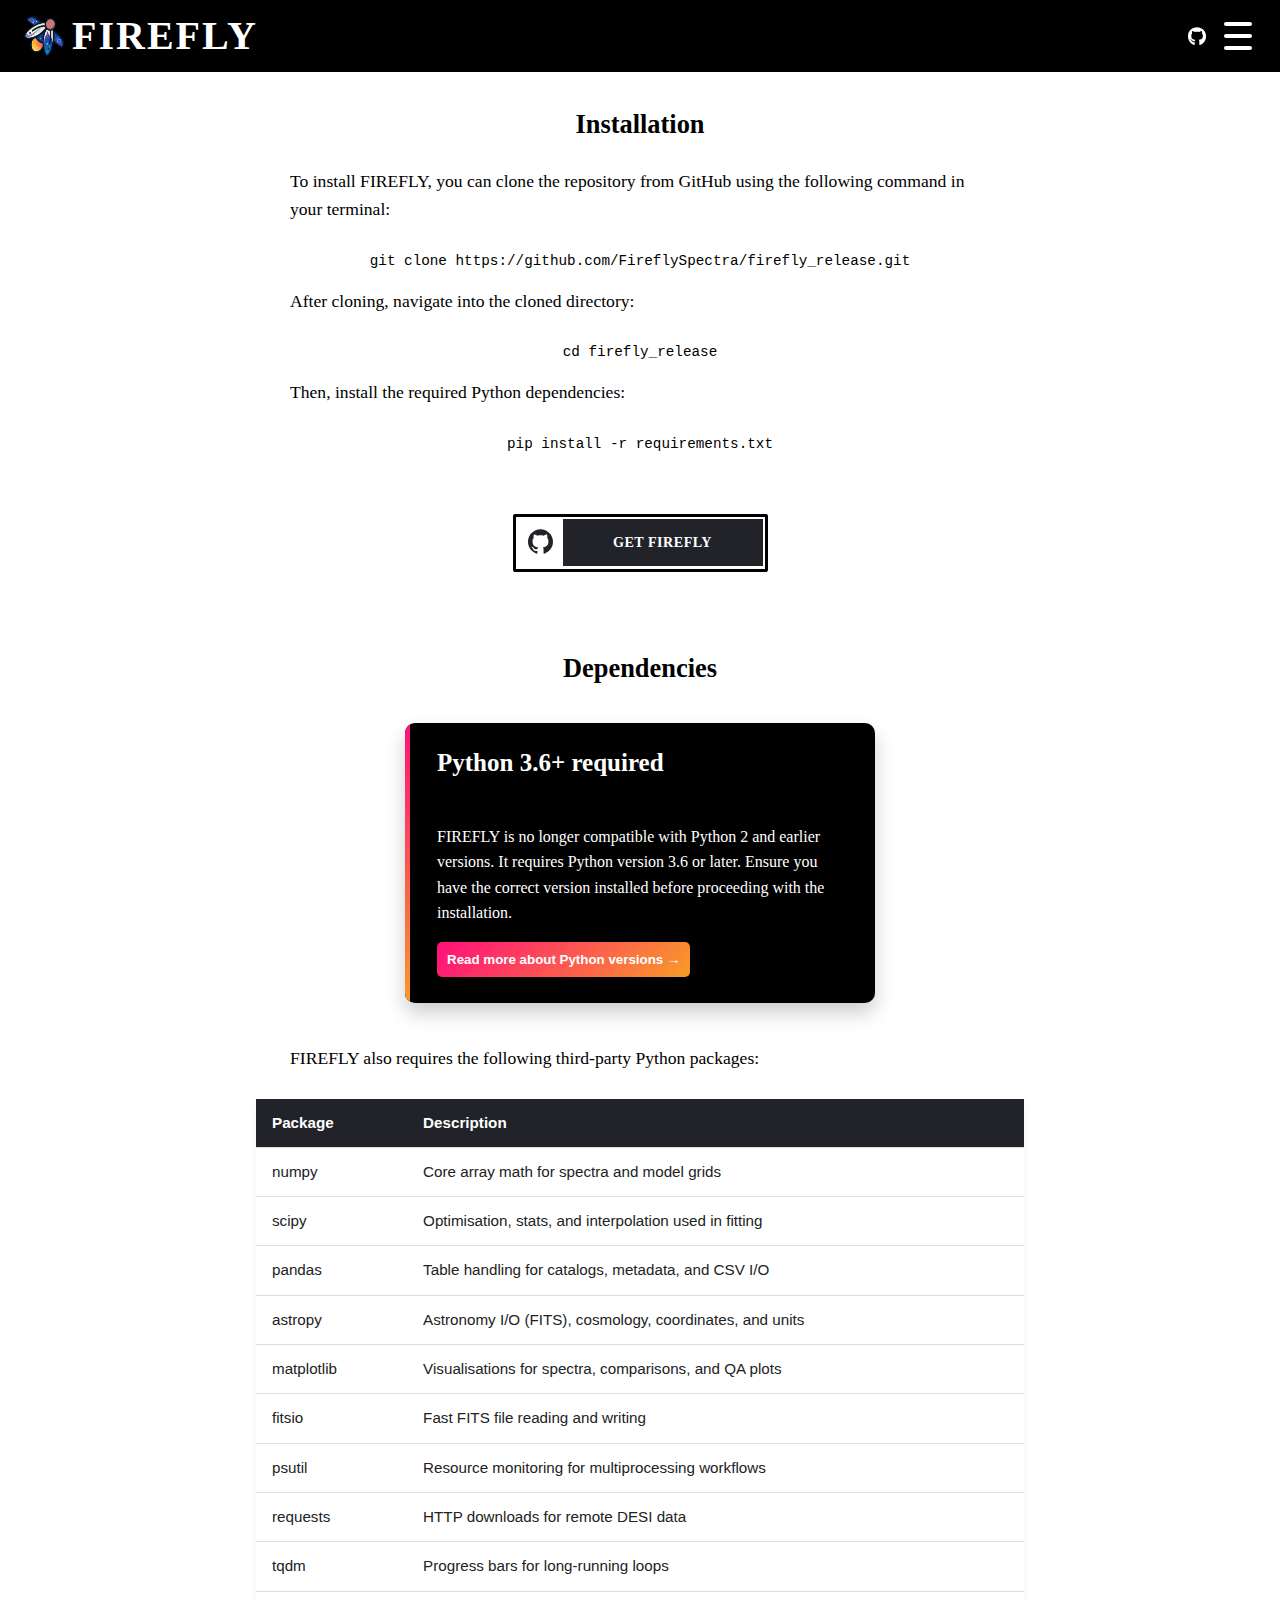
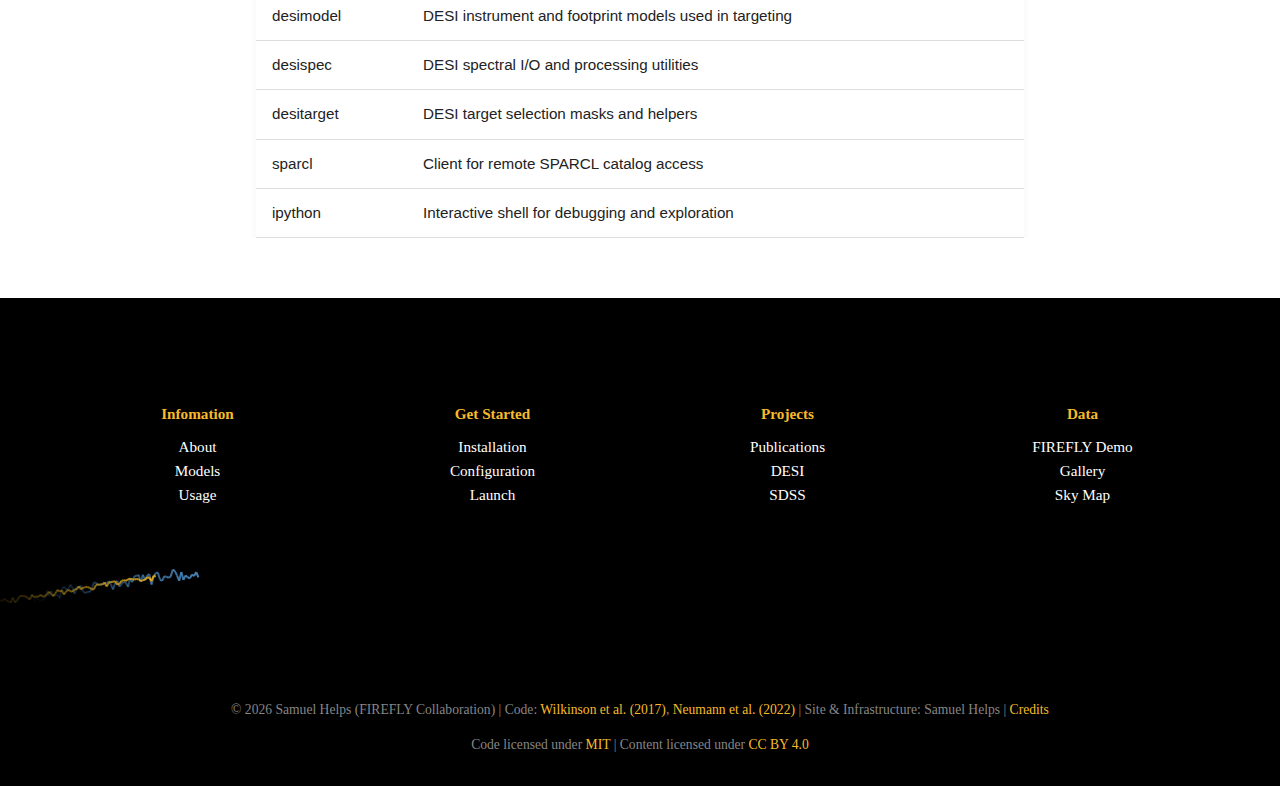
<file: docs/installation.html>
<!DOCTYPE html>
<html lang="en">
<head>
  <meta charset="UTF-8" />
  <meta name="viewport" content="width=device-width, initial-scale=1" />
  <title>Installation - FIREFLY</title>
  <link rel="stylesheet" href="css\style.css" />
  <script src="js\script.js" defer></script>
</head>
<body>
  <!-- Topbar: black bar with logo, title, and menu icon -->
  <div class="topbar" id="topbar">
  <div class="logo-area">
    <a href="index.html" class="home-link">
      <img src="images/AIfly.png" alt="Logo" class="logo-img" />
      <span class="firefly-title">FIREFLY</span>
    </a>
  </div>
<!-- From Uiverse.io by vinodjangid07 --> 
  <button class="Btn-git" onclick="window.open('https://github.com/Firefly-Collaboration/FIREFLY', '_blank')">
    <svg class="svgIcon-git" viewBox="0 0 496 512" height="1.4em" xmlns="https://github.com/FireflySpectra/firefly_release"><path d="M165.9 397.4c0 2-2.3 3.6-5.2 3.6-3.3.3-5.6-1.3-5.6-3.6 0-2 2.3-3.6 5.2-3.6 3-.3 5.6 1.3 5.6 3.6zm-31.1-4.5c-.7 2 1.3 4.3 4.3 4.9 2.6 1 5.6 0 6.2-2s-1.3-4.3-4.3-5.2c-2.6-.7-5.5.3-6.2 2.3zm44.2-1.7c-2.9.7-4.9 2.6-4.6 4.9.3 2 2.9 3.3 5.9 2.6 2.9-.7 4.9-2.6 4.6-4.6-.3-1.9-3-3.2-5.9-2.9zM244.8 8C106.1 8 0 113.3 0 252c0 110.9 69.8 205.8 169.5 239.2 12.8 2.3 17.3-5.6 17.3-12.1 0-6.2-.3-40.4-.3-61.4 0 0-70 15-84.7-29.8 0 0-11.4-29.1-27.8-36.6 0 0-22.9-15.7 1.6-15.4 0 0 24.9 2 38.6 25.8 21.9 38.6 58.6 27.5 72.9 20.9 2.3-16 8.8-27.1 16-33.7-55.9-6.2-112.3-14.3-112.3-110.5 0-27.5 7.6-41.3 23.6-58.9-2.6-6.5-11.1-33.3 2.6-67.9 20.9-6.5 69 27 69 27 20-5.6 41.5-8.5 62.8-8.5s42.8 2.9 62.8 8.5c0 0 48.1-33.6 69-27 13.7 34.7 5.2 61.4 2.6 67.9 16 17.7 25.8 31.5 25.8 58.9 0 96.5-58.9 104.2-114.8 110.5 9.2 7.9 17 22.9 17 46.4 0 33.7-.3 75.4-.3 83.6 0 6.5 4.6 14.4 17.3 12.1C428.2 457.8 496 362.9 496 252 496 113.3 383.5 8 244.8 8zM97.2 352.9c-1.3 1-1 3.3.7 5.2 1.6 1.6 3.9 2.3 5.2 1 1.3-1 1-3.3-.7-5.2-1.6-1.6-3.9-2.3-5.2-1zm-10.8-8.1c-.7 1.3.3 2.9 2.3 3.9 1.6 1 3.6.7 4.3-.7.7-1.3-.3-2.9-2.3-3.9-2-.6-3.6-.3-4.3.7zm32.4 35.6c-1.6 1.3-1 4.3 1.3 6.2 2.3 2.3 5.2 2.6 6.5 1 1.3-1.3.7-4.3-1.3-6.2-2.2-2.3-5.2-2.6-6.5-1zm-11.4-14.7c-1.6 1-1.6 3.6 0 5.9 1.6 2.3 4.3 3.3 5.6 2.3 1.6-1.3 1.6-3.9 0-6.2-1.4-2.3-4-3.3-5.6-2z"></path></svg>
    <span class="text-git">Github</span>
  </button>
  <div class="menu-icon" id="menuIcon" tabindex="0" aria-label="Open menu">
    <span></span>
    <span></span>
    <span></span>
  </div>
    <div class="menu-drawer" id="menuDrawer">
      <ul>
        <li><a href=index.html#intro">About</a></li>
        <li><a href="demofitter.html">FIREFLY Demo</a></li>
        <li>
          <a href="index.html#install">Install →</a>
          <ul>
            <li><a href="installation.html">Installation</a></li>
            <li><a href="configuration.html">Configuration</a></li>
            <li><a href="start-fitting.html">Launch</a></li>
          </ul>
        </li>
        <li><a href="index.html#models">Models</a></li>
        <li>
          <a href="index.html#surveys">Surveys →</a>
          <ul>
            <li><a href="desi.html">DESI</a></li>
            <li><a href="sdss.html">SDSS</a></li>
          </ul>
        </li>
        <li><a href="index.html#gallery">Gallery</a></li>
        <li><a href="index.html#contact">Usage</a></li>
      </ul>
    </div>
  </div>



<section class="section light">
  <h2>Installation</h2>
  <p>
    To install FIREFLY, you can clone the repository from GitHub using the following command in your terminal:
  </p>
  <pre><code>git clone https://github.com/FireflySpectra/firefly_release.git</code></pre>
  <p>
    After cloning, navigate into the cloned directory:
  </p>
  <pre><code>cd firefly_release</code></pre>
  <p>
    Then, install the required Python dependencies:
  </p>
  <pre><code>pip install -r requirements.txt</code></pre>
  <p>

    <div class="button-container">

      <!-- From Uiverse.io by Philippcmd --> 
      <div class="button-icon" onclick="window.open('https://github.com/FireflySpectra/firefly_release', '_blank')">
        <div class="icon">
          <svg viewBox="0 0 24 24">
            <path
              fill="#222229"
              d="M12 0.296997C5.37 0.296997 0 5.67 0 12.297C0 17.6 3.438 22.097 8.205 23.682C8.805 23.795 9.025 23.424 9.025 23.105C9.025 22.82 9.015 22.065 9.01 21.065C5.672 21.789 4.968 19.455 4.968 19.455C4.422 18.07 3.633 17.7 3.633 17.7C2.546 16.956 3.717 16.971 3.717 16.971C4.922 17.055 5.555 18.207 5.555 18.207C6.625 20.042 8.364 19.512 9.05 19.205C9.158 18.429 9.467 17.9 9.81 17.6C7.145 17.3 4.344 16.268 4.344 11.67C4.344 10.36 4.809 9.29 5.579 8.45C5.444 8.147 5.039 6.927 5.684 5.274C5.684 5.274 6.689 4.952 8.984 6.504C9.944 6.237 10.964 6.105 11.984 6.099C13.004 6.105 14.024 6.237 14.984 6.504C17.264 4.952 18.269 5.274 18.269 5.274C18.914 6.927 18.509 8.147 18.389 8.45C19.154 9.29 19.619 10.36 19.619 11.67C19.619 16.28 16.814 17.295 14.144 17.59C14.564 17.95 14.954 18.686 14.954 19.81C14.954 21.416 14.939 22.706 14.939 23.096C14.939 23.411 15.149 23.786 15.764 23.666C20.565 22.092 24 17.592 24 12.297C24 5.67 18.627 0.296997 12 0.296997Z"
            ></path>
          </svg>
        </div>
        <div class="cube">
          <span class="side front">get FIREFLY</span>
          <span class="side top">on github</span>
        </div>
    </div>
  </section>

  <section class="section light">
  <h2>Dependencies</h2>
  </section>
  <div class="card-center-bg">
    <div class="card-python">
      <div class="content-python">
        <p class="heading-python">Python 3.6+ required</p>
        <p class="para-python">
          FIREFLY is no longer compatible with Python 2 and earlier versions. It requires Python version 3.6 or later.
          Ensure you have the correct version installed before proceeding with the installation.  
        </p>
        <button class="btn-python" onclick="window.open('https://devguide.python.org/versions/', '_blank')">Read more about Python versions →</button>
      </div>
    </div>
  </div>

<section class="section light">
  <p>FIREFLY also requires the following third-party Python packages:</p>

<div class="table-container">
  <table class="dependencies-table">
    <thead>
      <tr>
        <th>Package</th>
        <th>Description</th>
      </tr>
    </thead>
    <tbody>
      <tr><td>numpy</td><td>Core array math for spectra and model grids</td></tr>
      <tr><td>scipy</td><td>Optimisation, stats, and interpolation used in fitting</td></tr>
      <tr><td>pandas</td><td>Table handling for catalogs, metadata, and CSV I/O</td></tr>
      <tr><td>astropy</td><td>Astronomy I/O (FITS), cosmology, coordinates, and units</td></tr>
      <tr><td>matplotlib</td><td>Visualisations for spectra, comparisons, and QA plots</td></tr>
      <tr><td>fitsio</td><td>Fast FITS file reading and writing</td></tr>
      <tr><td>psutil</td><td>Resource monitoring for multiprocessing workflows</td></tr>
      <tr><td>requests</td><td>HTTP downloads for remote DESI data</td></tr>
      <tr><td>tqdm</td><td>Progress bars for long-running loops</td></tr>
      <tr><td>desimodel</td><td>DESI instrument and footprint models used in targeting</td></tr>
      <tr><td>desispec</td><td>DESI spectral I/O and processing utilities</td></tr>
      <tr><td>desitarget</td><td>DESI target selection masks and helpers</td></tr>
      <tr><td>sparcl</td><td>Client for remote SPARCL catalog access</td></tr>
      <tr><td>ipython</td><td>Interactive shell for debugging and exploration</td></tr>
    </tbody>
  </table>
</div>
</section>

<footer>
  <div style="max-width:1200px; margin:auto; padding: 20px; display:grid; grid-template-columns: repeat(auto-fit, minmax(180px, 1fr)); gap:20px; font-size:0.95em;">
    <div>
      <h4 style="color:#f7ba2b; margin-bottom:8px;">Infomation</h4>
      <ul style="list-style:none; padding:0; margin:0;">
        <li><a href="index.html#intro" style="color:white; text-decoration:none;">About</a></li>
        <li><a href="index.html#models" style="color:white; text-decoration:none;">Models</a></li>
        <li><a href="index.html#contact" style="color:white; text-decoration:none;">Usage</a></li>
      </ul>
    </div>

    <div>
      <h4 style="color:#f7ba2b; margin-bottom:8px;">Get Started</h4>
      <ul style="list-style:none; padding:0; margin:0;">
        <li><a href="installation.html" style="color:white; text-decoration:none;">Installation</a></li>
        <li><a href="configuration.html" style="color:white; text-decoration:none;">Configuration</a></li>
        <li><a href="start-fitting.html" style="color:white; text-decoration:none;">Launch</a></li>
      </ul>
    </div>

    <div>
      <h4 style="color:#f7ba2b; margin-bottom:8px;">Projects</h4>
      <ul style="list-style:none; padding:0; margin:0;">
        <li><a href="publications.html" style="color:white; text-decoration:none;">Publications</a></li>
        <li><a href="desi.html" style="color:white; text-decoration:none;">DESI</a></li>
        <li><a href="sdss.html" style="color:white; text-decoration:none;">SDSS</a></li>
        
      </ul>
    </div>

    <div>
      <h4 style="color:#f7ba2b; margin-bottom:8px;">Data</h4>
      <ul style="list-style:none; padding:0; margin:0;">
        <li><a href="demofitter.html" style="color:white; text-decoration:none;">FIREFLY Demo</a></li>
        <li><a href="index.html#gallery" style="color:white; text-decoration:none;">Gallery</a></li>
        <li><a href="index.html#sky-map" style="color:white; text-decoration:none;">Sky Map</a></li>
      </ul>
    </div>
  </div>
  <div style="width:100%;margin:auto;">
    <canvas id="spectralWidget" style="width:100%;height:auto;"></canvas>
  </div>
  <p style="font-size: 0.85em; color: #868686;">
    &copy; 2026 Samuel Helps (FIREFLY Collaboration) | Code: 
    <a href="https://ui.adsabs.harvard.edu/abs/2017MNRAS.472.4297W" target="_blank">Wilkinson et al. (2017)</a>, 
    <a href="https://ui.adsabs.harvard.edu/abs/2022MNRAS.510.1538N" target="_blank">Neumann et al. (2022)</a> |
    Site & Infrastructure: Samuel Helps |
    <a href="credits.html">Credits</a>
  </p>
  <p style="font-size: 0.85em; color: #868686;">
    Code licensed under <a href="../LICENSE.md">MIT</a> | Content licensed under <a href="https://creativecommons.org/licenses/by/4.0/">CC BY 4.0</a>
  </p>
</footer>

<script>
const canvas = document.getElementById('spectralWidget');
const ctx = canvas.getContext('2d');

function resizeCanvas() {
    canvas.width = canvas.offsetWidth;
    canvas.height = 150;
}
resizeCanvas();
window.addEventListener('resize', resizeCanvas);

// Generate synthetic data and model
const N = 600;
let spectrum = new Array(N);
let model = new Array(N);
let wavelength = new Array(N);
for (let i = 0; i < N; i++) {
    const x = i / N * 10;
    wavelength[i] = x;
    spectrum[i] = 15 + 6 * Math.sin(x * 0.6) + Math.random() * 2;
    model[i] = 15 + 6 * Math.sin(x * 0.6 + 0.1) + Math.random() * 1; // trailing model
}

let progress = 0;
const fadeLength = 80; // Number of points over which to fade out

function draw() {
    ctx.clearRect(0, 0, canvas.width, canvas.height);

    const margin = 0;
    const w = canvas.width - 2 * margin;
    const h = canvas.height - 2 * margin;

    const maxY = Math.max(...spectrum) + 5;
    const minY = Math.min(...spectrum) - 5;

    const toCanvas = (x, y) => [
        margin + (x / 10) * w,
        canvas.height - margin - ((y - minY) / (maxY - minY)) * h
    ];

    // Draw spectrum with fade
    ctx.lineWidth = 2;
    for (let i = Math.max(1, progress - fadeLength); i < progress && i < N; i++) {
        let alpha = (i - (progress - fadeLength)) / fadeLength; // 0..1 fade factor
        ctx.strokeStyle = `rgba(70,130,180,${alpha.toFixed(2)})`; // steelblue fade

        ctx.beginPath();
        const [x0, y0] = toCanvas(wavelength[i - 1], spectrum[i - 1]);
        const [x1, y1] = toCanvas(wavelength[i], spectrum[i]);
        ctx.moveTo(x0, y0);
        ctx.lineTo(x1, y1);
        ctx.stroke();
    }

    // Draw model with fade
    for (let i = Math.max(1, progress - fadeLength - 20); i < progress - 20 && i < N; i++) {
        if(i < 1) continue;
        let alpha = (i - (progress - fadeLength - 20)) / fadeLength; // same fade factor shifted by delay
        if(alpha < 0) alpha = 0;
        if(alpha > 1) alpha = 1;

        ctx.strokeStyle = `rgba(218,165,32,${alpha.toFixed(2)})`; // goldenrod fade
        ctx.lineWidth = 2;

        ctx.beginPath();
        const [x0, y0] = toCanvas(wavelength[i - 1], model[i - 1]);
        const [x1, y1] = toCanvas(wavelength[i], model[i]);
        ctx.moveTo(x0, y0);
        ctx.lineTo(x1, y1);
        ctx.stroke();
    }

    // Increment progress and loop
    if (progress < N + fadeLength + 20) {
        progress += 2;
        requestAnimationFrame(draw);
    } else {
        progress = 0; // Loop animation
        setTimeout(() => requestAnimationFrame(draw), 1000);
    }
}

draw();
</script>

</body>
</html>
</file>
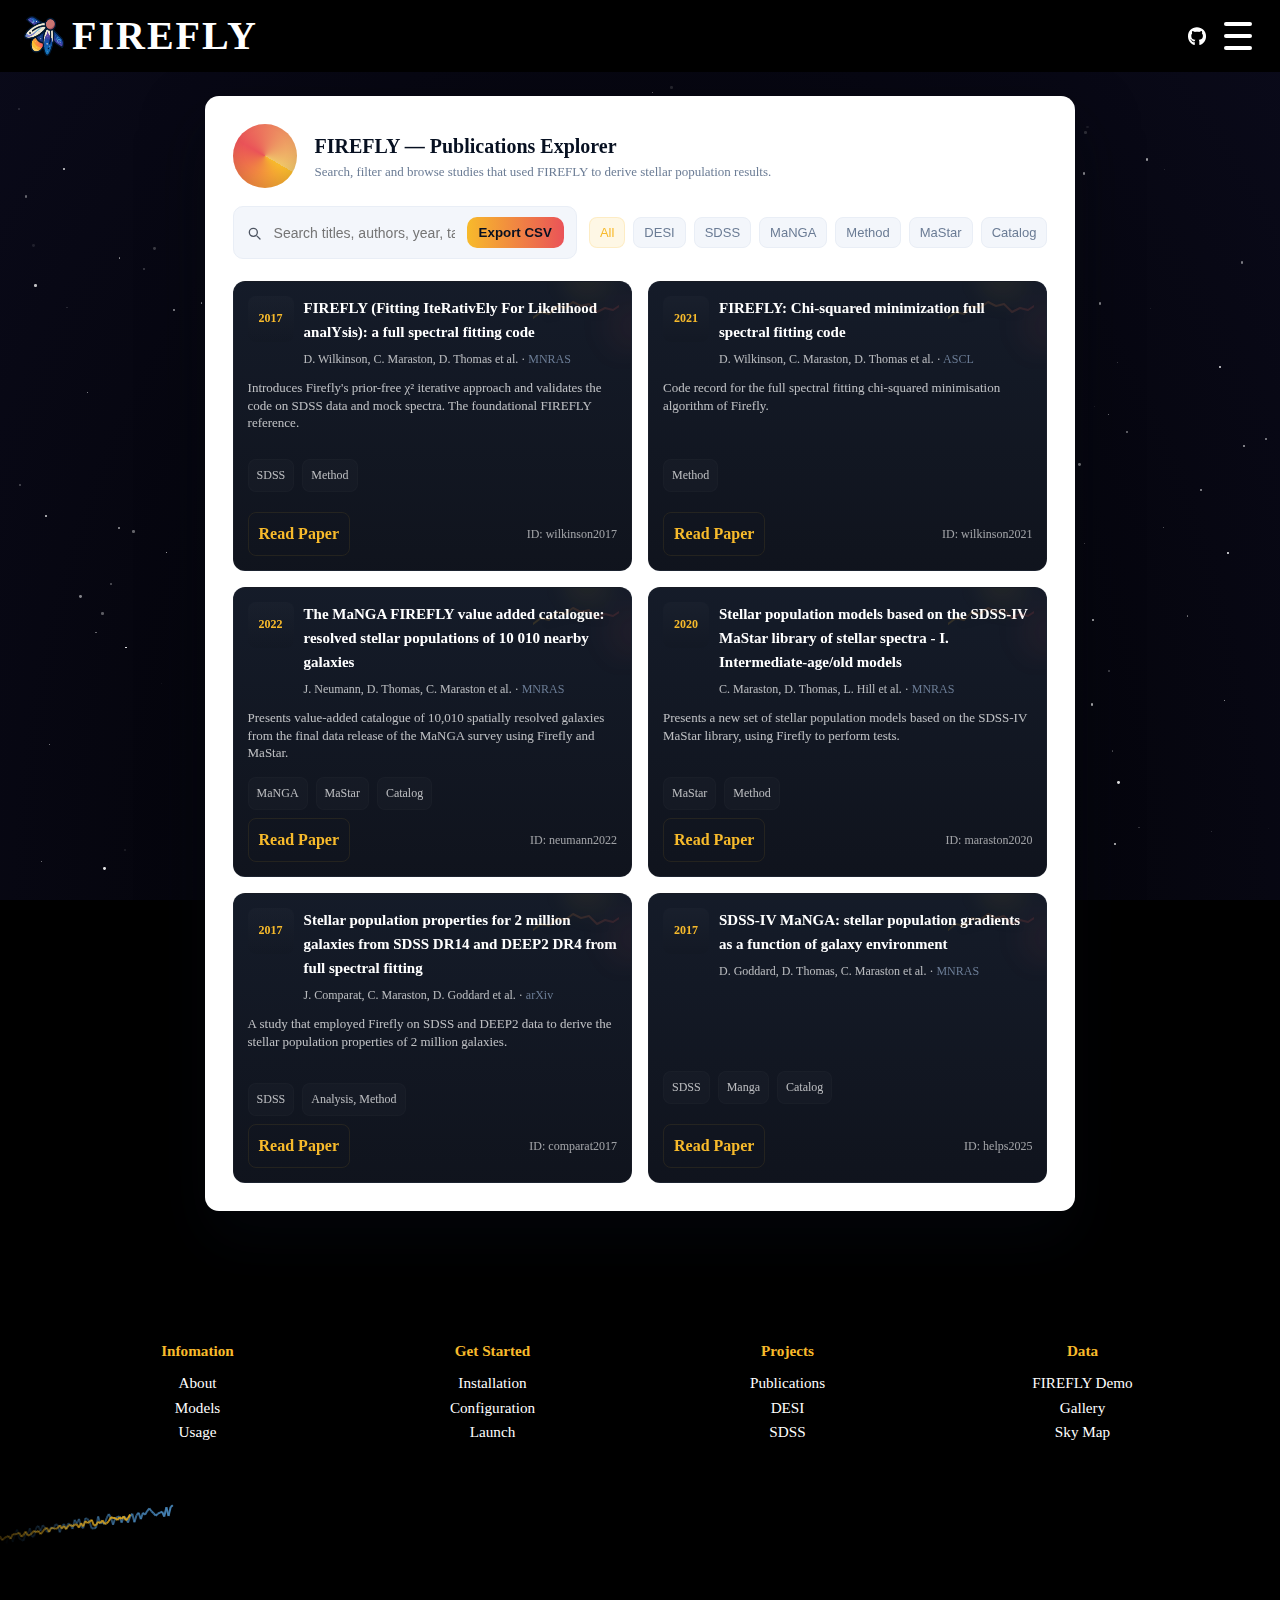
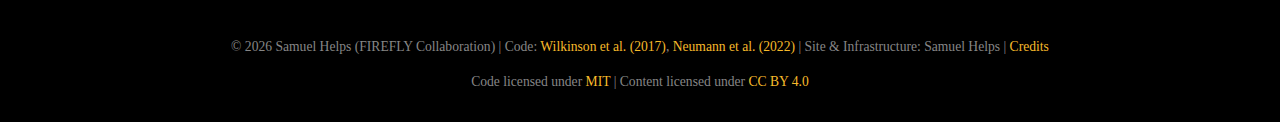
<file: docs/publications.html>
<!DOCTYPE html>
<html lang="en">
<head>
  <meta charset="UTF-8" />
  <meta name="viewport" content="width=device-width, initial-scale=1" />
  <title>FIREFLY — Publications Explorer</title>
  <link rel="stylesheet" href="css\style.css" />
  <script src="js\script.js" defer></script>
</head>
<body>
  <!-- Topbar: black bar with logo, title, and menu icon -->
  <div class="topbar" id="topbar">
  <div class="logo-area">
    <a href="index.html" class="home-link">
      <img src="images/AIfly.png" alt="Logo" class="logo-img" />
      <span class="firefly-title">FIREFLY</span>
    </a>
  </div>
<!-- From Uiverse.io by vinodjangid07 --> 
  <button class="Btn-git" onclick="window.open('https://github.com/Firefly-Collaboration/FIREFLY', '_blank')">
    <svg class="svgIcon-git" viewBox="0 0 496 512" height="1.4em" xmlns="https://github.com/FireflySpectra/firefly_release"><path d="M165.9 397.4c0 2-2.3 3.6-5.2 3.6-3.3.3-5.6-1.3-5.6-3.6 0-2 2.3-3.6 5.2-3.6 3-.3 5.6 1.3 5.6 3.6zm-31.1-4.5c-.7 2 1.3 4.3 4.3 4.9 2.6 1 5.6 0 6.2-2s-1.3-4.3-4.3-5.2c-2.6-.7-5.5.3-6.2 2.3zm44.2-1.7c-2.9.7-4.9 2.6-4.6 4.9.3 2 2.9 3.3 5.9 2.6 2.9-.7 4.9-2.6 4.6-4.6-.3-1.9-3-3.2-5.9-2.9zM244.8 8C106.1 8 0 113.3 0 252c0 110.9 69.8 205.8 169.5 239.2 12.8 2.3 17.3-5.6 17.3-12.1 0-6.2-.3-40.4-.3-61.4 0 0-70 15-84.7-29.8 0 0-11.4-29.1-27.8-36.6 0 0-22.9-15.7 1.6-15.4 0 0 24.9 2 38.6 25.8 21.9 38.6 58.6 27.5 72.9 20.9 2.3-16 8.8-27.1 16-33.7-55.9-6.2-112.3-14.3-112.3-110.5 0-27.5 7.6-41.3 23.6-58.9-2.6-6.5-11.1-33.3 2.6-67.9 20.9-6.5 69 27 69 27 20-5.6 41.5-8.5 62.8-8.5s42.8 2.9 62.8 8.5c0 0 48.1-33.6 69-27 13.7 34.7 5.2 61.4 2.6 67.9 16 17.7 25.8 31.5 25.8 58.9 0 96.5-58.9 104.2-114.8 110.5 9.2 7.9 17 22.9 17 46.4 0 33.7-.3 75.4-.3 83.6 0 6.5 4.6 14.4 17.3 12.1C428.2 457.8 496 362.9 496 252 496 113.3 383.5 8 244.8 8zM97.2 352.9c-1.3 1-1 3.3.7 5.2 1.6 1.6 3.9 2.3 5.2 1 1.3-1 1-3.3-.7-5.2-1.6-1.6-3.9-2.3-5.2-1zm-10.8-8.1c-.7 1.3.3 2.9 2.3 3.9 1.6 1 3.6.7 4.3-.7.7-1.3-.3-2.9-2.3-3.9-2-.6-3.6-.3-4.3.7zm32.4 35.6c-1.6 1.3-1 4.3 1.3 6.2 2.3 2.3 5.2 2.6 6.5 1 1.3-1.3.7-4.3-1.3-6.2-2.2-2.3-5.2-2.6-6.5-1zm-11.4-14.7c-1.6 1-1.6 3.6 0 5.9 1.6 2.3 4.3 3.3 5.6 2.3 1.6-1.3 1.6-3.9 0-6.2-1.4-2.3-4-3.3-5.6-2z"></path></svg>
    <span class="text-git">Github</span>
  </button>
  <div class="menu-icon" id="menuIcon" tabindex="0" aria-label="Open menu">
    <span></span>
    <span></span>
    <span></span>
  </div>
    <div class="menu-drawer" id="menuDrawer">
      <ul>
        <li><a href=index.html#intro">About</a></li>
        <li><a href="demofitter.html">FIREFLY Demo</a></li>
        <li>
          <a href="index.html#install">Install →</a>
          <ul>
            <li><a href="installation.html">Installation</a></li>
            <li><a href="configuration.html">Configuration</a></li>
            <li><a href="start-fitting.html">Launch</a></li>
          </ul>
        </li>
        <li><a href="index.html#models">Models</a></li>
        <li>
          <a href="index.html#surveys">Surveys →</a>
          <ul>
            <li><a href="desi.html">DESI</a></li>
            <li><a href="sdss.html">SDSS</a></li>
          </ul>
        </li>
        <li><a href="index.html#gallery">Gallery</a></li>
        <li><a href="index.html#contact">Usage</a></li>
      </ul>
    </div>
  </div>



<style>
:root{
--ffpub-accent: #f7ba2b;
--ffpub-accent-2: #ea5358;
--ffpub-dim: #6b7c95;
--ffpub-radius: 12px;
}


/* keep topbar above everything (if site uses fixed topbar, this won't hurt) */
.topbar{z-index:1200}
/* Center explorer panel: white opaque box in the middle so stars show at the sides */
#ffpub-root{ max-width:980px; margin:24px auto; padding:28px; border-radius:14px; box-shadow:0 30px 60px rgba(5,8,15,0.6); background:#ffffff; color:#071021; position:relative; z-index:10; }


/* header */
.ffpub-header{display:flex;align-items:center;gap:18px;margin-bottom:18px}
.ffpub-logo{width:64px;height:64px;border-radius:50%;background:conic-gradient(from 120deg, var(--ffpub-accent), var(--ffpub-accent-2), #f0c66a);display:flex;align-items:center;justify-content:center;color:#071021;font-weight:700;font-size:18px;box-shadow:inset 0 -6px 12px rgba(0,0,0,0.08)}
.ffpub-title{font-size:20px;font-weight:700;margin:0}
.ffpub-sub{font-size:13px;color:var(--ffpub-dim);margin:0}


.ffpub-controls{display:flex;gap:12px;align-items:center;margin:18px 0 22px}
.ffpub-search{flex:1;display:flex;align-items:center;background:#f3f6fb;border:1px solid #e9eef6;padding:10px 12px;border-radius:10px;gap:10px}
.ffpub-search input{flex:1;background:transparent;border:0;color:#071021;outline:none;font-size:14px}
.ffpub-btn{background:linear-gradient(90deg,var(--ffpub-accent),var(--ffpub-accent-2));color:#071021;padding:8px 12px;border-radius:10px;border:none;font-weight:600;cursor:pointer}
.ffpub-filterbar{display:flex;gap:8px;flex-wrap:wrap}
.ffpub-filter{background:#f3f6fb;padding:7px 10px;border-radius:8px;border:1px solid #e9eef6;color:var(--ffpub-dim);font-size:13px;cursor:pointer}
.ffpub-filter.ffpub-active{background:rgba(247,186,43,0.12);color:var(--ffpub-accent);border-color:rgba(247,186,43,0.18)}


/* grid: force equal-height cards with grid-auto-rows + card height:100% */
.ffpub-grid{display:grid;grid-template-columns:repeat(auto-fill,minmax(280px,1fr));gap:16px;margin-top:20px;grid-auto-rows:1fr;align-items:start}
.ffpub-card{background:linear-gradient(180deg, rgba(11,18,32,0.96), rgba(6,10,20,0.96));padding:14px;border-radius:var(--ffpub-radius);border:1px solid rgba(255,255,255,0.03);position:relative;overflow:hidden;transform-origin:center;transition:transform .22s ease, box-shadow .22s ease;display:flex;flex-direction:column;height:100%}
.ffpub-card:hover{transform:translateY(-6px);box-shadow:0 14px 40px rgba(6,10,20,0.6)}
.ffpub-card::after{content:"";position:absolute;right:-40px;top:-40px;width:120px;height:120px;border-radius:50%;background:radial-gradient(circle at 30% 30%, rgba(231,186,43,0.08), transparent 30%), radial-gradient(circle at 70% 70%, rgba(234,83,88,0.06), transparent 40%);filter:blur(8px);pointer-events:none}


.ffpub-card-header{display:flex;align-items:start;gap:10px}
.ffpub-card-badge{min-width:46px;height:46px;border-radius:8px;background:linear-gradient(180deg,rgba(255,255,255,0.02), rgba(0,0,0,0.05));display:flex;align-items:center;justify-content:center;font-weight:700;color:var(--ffpub-accent);font-size:12px}
.ffpub-card-title{font-weight:700;margin:0;font-size:15px;color:#fff}
.ffpub-card-meta{color:rgba(255,255,255,0.7);font-size:12px;margin-top:6px}


.ffpub-card-summary{color:rgba(255,255,255,0.72);font-size:13px;margin:10px 0 12px;line-height:1.35;min-height:56px;display:block}


.ffpub-tags{display:flex;gap:8px;flex-wrap:wrap;margin-top:auto; padding-bottom:8px; }
.ffpub-tag{font-size:12px;padding:6px 8px;border-radius:8px;background:rgba(255,255,255,0.02);border:1px solid rgba(255,255,255,0.02);color:rgba(255,255,255,0.7)}


/* Actions anchored to bottom of card by pushing with margin-top:auto */
.ffpub-actions{display:flex;gap:8px;margin-top:auto;align-items:center}
.ffpub-link{background:transparent;color:var(--ffpub-accent);border:1px solid rgba(247,186,43,0.09);padding:8px 10px;border-radius:8px;font-weight:600;text-decoration:none}
.ffpub-details{font-size:12px;color:rgba(255,255,255,0.6);margin-left:auto}


.ffpub-spectrum{position:absolute;right:12px;top:12px;width:86px;height:34px;opacity:0.16;filter:drop-shadow(0 6px 10px rgba(0,0,0,0.4))}


@media (max-width:640px){
#ffpub-root{padding:16px;margin:12px}
.ffpub-header{flex-direction:column;align-items:flex-start;gap:6px}
#star-background{display:none} /* hide star field on tight mobile to reduce clutter */
}
</style>
  
</head>
<body>
  <div id="star-background" style="z-index:-1;">
    <!-- Stars will be generated by JavaScript -->
  </div>
  <div id="ffpub-root" role="region" aria-label="FIREFLY Publications Explorer">
    <div class="ffpub-header">
      <div class="ffpub-logo" aria-hidden="true"></div>
      <div>
        <h1 class="ffpub-title">FIREFLY — Publications Explorer</h1>
        <p class="ffpub-sub">Search, filter and browse studies that used FIREFLY to derive stellar population results.</p>
      </div>
    </div>

    <div class="ffpub-controls">
      <div class="ffpub-search" role="search" aria-label="Search publications">
        <svg width="16" height="16" viewBox="0 0 24 24" fill="none" style="opacity:0.7"><path d="M21 21l-4.35-4.35" stroke="currentColor" stroke-width="2" stroke-linecap="round" stroke-linejoin="round"/><circle cx="11" cy="11" r="6" stroke="currentColor" stroke-width="2"/></svg>
        <input id="ffpub-search-input" placeholder="Search titles, authors, year, tags..." />
        <button id="ffpub-export-btn" class="ffpub-btn" title="Export visible publications to CSV">Export CSV</button>
      </div>

      <div class="ffpub-filterbar" role="toolbar" aria-label="Filter publications">
        <button class="ffpub-filter ffpub-active" data-tag="all">All</button>
        <button class="ffpub-filter" data-tag="DESI">DESI</button>
        <button class="ffpub-filter" data-tag="SDSS">SDSS</button>
        <button class="ffpub-filter" data-tag="MaNGA">MaNGA</button>
        <button class="ffpub-filter" data-tag="Method">Method</button>
        <button class="ffpub-filter" data-tag="MaStar">MaStar</button>
        <button class="ffpub-filter" data-tag="Catalog">Catalog</button>
      </div>
    </div>

    <div id="ffpub-grid" class="ffpub-grid" aria-live="polite" aria-atomic="false">
      <!-- Cards are inserted by JavaScript -->
    </div>
  </div>

  <script>
    /* ==========================================
       FIREFLY PUBLICATIONS EXPLORER (ffpub)
       - Edit PUBLICATIONS array to add entries
       - Unique classes/ids prefixed with ffpub-
       ========================================== */

    const PUBLICATIONS = [
      {
        id: "wilkinson2017",
        title: "FIREFLY (Fitting IteRativEly For Likelihood analYsis): a full spectral fitting code",
        authors: "D. Wilkinson, C. Maraston, D. Thomas et al.",
        year: 2017,
        journal: "MNRAS",
        summary: "Introduces Firefly's prior-free χ² iterative approach and validates the code on SDSS data and mock spectra. The foundational FIREFLY reference.",
        tags: ["SDSS","Method"],
        link: "https://ui.adsabs.harvard.edu/abs/2017MNRAS.472.4297W"
      },
      {
        id: "wilkinson2021",
        title: "FIREFLY: Chi-squared minimization full spectral fitting code",
        authors: "D. Wilkinson, C. Maraston, D. Thomas et al.",
        year: 2021,
        journal: "ASCL",
        summary: "Code record for the full spectral fitting chi-squared minimisation algorithm of Firefly.",
        tags: ["Method"],
        link: "https://ui.adsabs.harvard.edu/abs/2021ascl.soft08010W/abstract"
      },
      {
        id: "neumann2022",
        title: "The MaNGA FIREFLY value added catalogue: resolved stellar populations of 10 010 nearby galaxies",
        authors: "J. Neumann, D. Thomas, C. Maraston et al.",
        year: 2022,
        journal: "MNRAS",
        summary: "Presents value-added catalogue of 10,010 spatially resolved galaxies from the final data release of the MaNGA survey using Firefly and MaStar.",
        tags: ["MaNGA","MaStar","Catalog"],
        link: "https://ui.adsabs.harvard.edu/abs/2022MNRAS.513.5988N"
      },
      {
        id: "maraston2020",
        title: "Stellar population models based on the SDSS-IV MaStar library of stellar spectra - I. Intermediate-age/old models",
        authors: "C. Maraston, D. Thomas, L. Hill et al.",
        year: 2020,
        journal: "MNRAS",
        summary: "Presents a new set of stellar population models based on the SDSS-IV MaStar library, using Firefly to perform tests.",
        tags: ["MaStar","Method"],
        link: "https://ui.adsabs.harvard.edu/abs/2020MNRAS.496.2962M/abstract"
      },
      {
        id: "comparat2017",
        title: "Stellar population properties for 2 million galaxies from SDSS DR14 and DEEP2 DR4 from full spectral fitting",
        authors: "J. Comparat, C. Maraston, D. Goddard et al.",
        year: 2017,
        journal: "arXiv ",
        summary: "A study that employed Firefly on SDSS and DEEP2 data to derive the stellar population properties of 2 million galaxies.",
        tags: ["SDSS","Analysis, Method"],
        link: "https://ui.adsabs.harvard.edu/abs/2017arXiv171106575C/abstract"
      },
      {
        id: "helps2025",
        title: "SDSS-IV MaNGA: stellar population gradients as a function of galaxy environment",
        authors: "D. Goddard, D. Thomas, C. Maraston et al.",
        year: 2017,
        journal: "MNRAS",
        summary: "",
        tags: ["SDSS","Manga","Catalog"],
        link: "https://ui.adsabs.harvard.edu/abs/2017MNRAS.465..688G/abstract"
      },



      /* Add more entries here. Keep the fields: id,title,authors,year,journal,summary,tags[],link */
    ];

    // Helper: create small inline SVG 'spectrum' for card
    function createSpectrumSVG(){
      const svg = document.createElementNS("http://www.w3.org/2000/svg","svg");
      svg.setAttribute("class","ffpub-spectrum");
      svg.setAttribute("viewBox","0 0 86 34");
      svg.setAttribute("preserveAspectRatio","none");
      svg.innerHTML = `
        <defs>
          <linearGradient id="g1" x1="0" x2="1">
            <stop offset="0%" stop-color="${getComputedStyle(document.documentElement).getPropertyValue('--ffpub-accent').trim() || '#f7ba2b'}" stop-opacity="0.85"/>
            <stop offset="100%" stop-color="${getComputedStyle(document.documentElement).getPropertyValue('--ffpub-accent-2').trim() || '#ea5358'}" stop-opacity="0.85"/>
          </linearGradient>
        </defs>
        <rect width="86" height="34" fill="transparent"/>
        <path d="M0 24 L8 18 L16 20 L24 12 L32 14 L40 8 L48 12 L56 10 L64 18 L72 14 L80 16 L86 12" stroke="url(#g1)" stroke-width="2" fill="none" stroke-linecap="round" stroke-linejoin="round"/>
      `;
      return svg;
    }

    // Render cards
    const grid = document.getElementById("ffpub-grid");

    function renderCards(list){
      grid.innerHTML = "";
      list.forEach(pub => {
        const card = document.createElement("article");
        card.className = "ffpub-card";
        card.setAttribute("data-tags",pub.tags.join(" "));
        card.setAttribute("data-title",pub.title.toLowerCase());
        card.setAttribute("data-authors",pub.authors.toLowerCase());
        card.setAttribute("data-year",String(pub.year));
        card.innerHTML = `
          <div class="ffpub-card-header">
            <div class="ffpub-card-badge">${pub.year}</div>
            <div style="flex:1">
              <h3 class="ffpub-card-title">${pub.title}</h3>
              <div class="ffpub-card-meta">${pub.authors} · <span style="color:var(--ffpub-dim)">${pub.journal}</span></div>
            </div>
          </div>
          <p class="ffpub-card-summary">${pub.summary}</p>
          <div class="ffpub-tags">
            ${pub.tags.map(t => `<div class="ffpub-tag">${t}</div>`).join("")}
          </div>
          <div class="ffpub-actions">
            <a class="ffpub-link" href="${pub.link}" target="_blank" rel="noopener noreferrer">Read Paper</a>
            <div class="ffpub-details">ID: ${pub.id}</div>
          </div>
        `;
        // append animated spectrum
        card.appendChild(createSpectrumSVG());
        grid.appendChild(card);
      });
    }

    // initial render
    renderCards(PUBLICATIONS);

    // Search & filtering
    const searchInput = document.getElementById("ffpub-search-input");
    const filters = document.querySelectorAll(".ffpub-filter");
    let activeTag = "all";

    function matchesSearch(pubCard, q){
      if(!q) return true;
      q = q.trim().toLowerCase();
      const title = pubCard.getAttribute("data-title");
      const authors = pubCard.getAttribute("data-authors");
      const year = pubCard.getAttribute("data-year");
      const tags = pubCard.getAttribute("data-tags");
      return title.includes(q) || authors.includes(q) || year.includes(q) || tags.includes(q);
    }

    function matchesTag(pubCard, tag){
      if(tag === "all") return true;
      const tags = pubCard.getAttribute("data-tags");
      return tags.split(" ").includes(tag);
    }

    function updateVisible(){
      const q = searchInput.value.toLowerCase();
      const cards = grid.querySelectorAll(".ffpub-card");
      let visibleCount = 0;
      cards.forEach(card=>{
        const ok = matchesSearch(card, q) && matchesTag(card, activeTag);
        card.style.display = ok ? "block" : "none";
        if(ok) visibleCount++;
      });
      // simple aria live update (could be expanded)
      grid.setAttribute("aria-label", `${visibleCount} publications shown`);
    }

    // events
    searchInput.addEventListener("input", updateVisible);
    filters.forEach(btn=>{
      btn.addEventListener("click", ()=>{
        filters.forEach(x=>x.classList.remove("ffpub-active"));
        btn.classList.add("ffpub-active");
        activeTag = btn.dataset.tag;
        updateVisible();
      });
    });

    // Export visible to CSV
    function downloadCSV(filename, rows) {
      const processRow = (row) => {
        return row.map(item => `"${String(item).replace(/"/g,'""')}"`).join(",");
      };
      const csvContent = rows.map(r => processRow(r)).join("\n");
      const blob = new Blob([csvContent], { type: 'text/csv;charset=utf-8;' });
      const link = document.createElement("a");
      const url = URL.createObjectURL(blob);
      link.setAttribute("href", url);
      link.setAttribute("download", filename);
      link.style.visibility = 'hidden';
      document.body.appendChild(link);
      link.click();
      document.body.removeChild(link);
    }

    document.getElementById("ffpub-export-btn").addEventListener("click", ()=>{
      const cards = grid.querySelectorAll(".ffpub-card");
      const rows = [["id","title","authors","year","journal","tags","link","summary"]];
      cards.forEach(c=>{
        if(c.style.display === "none") return;
        const id = c.querySelector(".ffpub-details")?.textContent.replace("ID: ","") || "";
        const title = c.querySelector(".ffpub-card-title")?.textContent || "";
        const authors = c.querySelector(".ffpub-card-meta")?.textContent.split("·")[0]?.trim() || "";
        const journal = c.querySelector(".ffpub-card-meta")?.textContent.split("·")[1]?.trim() || "";
        const tags = c.getAttribute("data-tags");
        const link = c.querySelector(".ffpub-link")?.href || "";
        const summary = c.querySelector(".ffpub-card-summary")?.textContent || "";
        rows.push([id,title,authors,"",journal,tags,link,summary]);
      });
      downloadCSV("firefly_publications.csv", rows);
    });

    // Accessibility: focus search input on Ctrl+K
    window.addEventListener('keydown', function(e){
      if((e.ctrlKey || e.metaKey) && e.key.toLowerCase() === 'k'){ e.preventDefault(); searchInput.focus(); }
    });

  </script>


  <script>
    const starContainer = document.getElementById('star-background');
    for (let i = 0; i < 200; i++) {
      const star = document.createElement('div');
      star.className = 'star';

      const size = Math.random() * 2 + 1;
      star.style.width = `${size}px`;
      star.style.height = `${size}px`;
      star.style.top = `${Math.random() * 100}%`;
      star.style.left = `${Math.random() * 100}%`;
      star.style.opacity = Math.random();
      star.style.animationDuration = `${Math.random() * 4 + 1}s`;
      star.style.animationDelay = `${Math.random() * 5}s`;

      starContainer.appendChild(star);
    }
  </script>

  <footer>
    <div style="max-width:1200px; margin:auto; padding: 20px; display:grid; grid-template-columns: repeat(auto-fit, minmax(180px, 1fr)); gap:20px; font-size:0.95em;">
      <div>
        <h4 style="color:#f7ba2b; margin-bottom:8px;">Infomation</h4>
        <ul style="list-style:none; padding:0; margin:0;">
          <li><a href="index.html#intro" style="color:white; text-decoration:none;">About</a></li>
          <li><a href="index.html#models" style="color:white; text-decoration:none;">Models</a></li>
          <li><a href="index.html#contact" style="color:white; text-decoration:none;">Usage</a></li>
        </ul>
      </div>

      <div>
        <h4 style="color:#f7ba2b; margin-bottom:8px;">Get Started</h4>
        <ul style="list-style:none; padding:0; margin:0;">
          <li><a href="installation.html" style="color:white; text-decoration:none;">Installation</a></li>
          <li><a href="configuration.html" style="color:white; text-decoration:none;">Configuration</a></li>
          <li><a href="start-fitting.html" style="color:white; text-decoration:none;">Launch</a></li>
        </ul>
      </div>

      <div>
        <h4 style="color:#f7ba2b; margin-bottom:8px;">Projects</h4>
        <ul style="list-style:none; padding:0; margin:0;">
          <li><a href="publications.html" style="color:white; text-decoration:none;">Publications</a></li>
          <li><a href="desi.html" style="color:white; text-decoration:none;">DESI</a></li>
          <li><a href="sdss.html" style="color:white; text-decoration:none;">SDSS</a></li>
          
        </ul>
      </div>

      <div>
        <h4 style="color:#f7ba2b; margin-bottom:8px;">Data</h4>
        <ul style="list-style:none; padding:0; margin:0;">
          <li><a href="demofitter.html" style="color:white; text-decoration:none;">FIREFLY Demo</a></li>
          <li><a href="index.html#gallery" style="color:white; text-decoration:none;">Gallery</a></li>
          <li><a href="index.html#sky-map" style="color:white; text-decoration:none;">Sky Map</a></li>
        </ul>
      </div>
    </div>
    <div style="width:100%;margin:auto;">
      <canvas id="spectralWidget" style="width:100%;height:auto;"></canvas>
    </div>
    <p style="font-size: 0.85em; color: #868686;">
      &copy; 2026 Samuel Helps (FIREFLY Collaboration) | Code: 
      <a href="https://ui.adsabs.harvard.edu/abs/2017MNRAS.472.4297W" target="_blank">Wilkinson et al. (2017)</a>, 
      <a href="https://ui.adsabs.harvard.edu/abs/2022MNRAS.510.1538N" target="_blank">Neumann et al. (2022)</a> |
      Site & Infrastructure: Samuel Helps |
      <a href="credits.html">Credits</a>
    </p>
    <p style="font-size: 0.85em; color: #868686;">
      Code licensed under <a href="../LICENSE.md">MIT</a> | Content licensed under <a href="https://creativecommons.org/licenses/by/4.0/">CC BY 4.0</a>
    </p>
  </footer>

  <script>
  const canvas = document.getElementById('spectralWidget');
  const ctx = canvas.getContext('2d');

  function resizeCanvas() {
      canvas.width = canvas.offsetWidth;
      canvas.height = 150;
  }
  resizeCanvas();
  window.addEventListener('resize', resizeCanvas);

  // Generate synthetic data and model
  const N = 600;
  let spectrum = new Array(N);
  let model = new Array(N);
  let wavelength = new Array(N);
  for (let i = 0; i < N; i++) {
      const x = i / N * 10;
      wavelength[i] = x;
      spectrum[i] = 15 + 6 * Math.sin(x * 0.6) + Math.random() * 2;
      model[i] = 15 + 6 * Math.sin(x * 0.6 + 0.1) + Math.random() * 1; // trailing model
  }

  let progress = 0;
  const fadeLength = 80; // Number of points over which to fade out

  function draw() {
      ctx.clearRect(0, 0, canvas.width, canvas.height);

      const margin = 0;
      const w = canvas.width - 2 * margin;
      const h = canvas.height - 2 * margin;

      const maxY = Math.max(...spectrum) + 5;
      const minY = Math.min(...spectrum) - 5;

      const toCanvas = (x, y) => [
          margin + (x / 10) * w,
          canvas.height - margin - ((y - minY) / (maxY - minY)) * h
      ];

      // Draw spectrum with fade
      ctx.lineWidth = 2;
      for (let i = Math.max(1, progress - fadeLength); i < progress && i < N; i++) {
          let alpha = (i - (progress - fadeLength)) / fadeLength; // 0..1 fade factor
          ctx.strokeStyle = `rgba(70,130,180,${alpha.toFixed(2)})`; // steelblue fade

          ctx.beginPath();
          const [x0, y0] = toCanvas(wavelength[i - 1], spectrum[i - 1]);
          const [x1, y1] = toCanvas(wavelength[i], spectrum[i]);
          ctx.moveTo(x0, y0);
          ctx.lineTo(x1, y1);
          ctx.stroke();
      }

      // Draw model with fade
      for (let i = Math.max(1, progress - fadeLength - 20); i < progress - 20 && i < N; i++) {
          if(i < 1) continue;
          let alpha = (i - (progress - fadeLength - 20)) / fadeLength; // same fade factor shifted by delay
          if(alpha < 0) alpha = 0;
          if(alpha > 1) alpha = 1;

          ctx.strokeStyle = `rgba(218,165,32,${alpha.toFixed(2)})`; // goldenrod fade
          ctx.lineWidth = 2;

          ctx.beginPath();
          const [x0, y0] = toCanvas(wavelength[i - 1], model[i - 1]);
          const [x1, y1] = toCanvas(wavelength[i], model[i]);
          ctx.moveTo(x0, y0);
          ctx.lineTo(x1, y1);
          ctx.stroke();
      }

      // Increment progress and loop
      if (progress < N + fadeLength + 20) {
          progress += 2;
          requestAnimationFrame(draw);
      } else {
          progress = 0; // Loop animation
          setTimeout(() => requestAnimationFrame(draw), 1000);
      }
  }

  draw();
  </script>
</body>
</html>
</file>
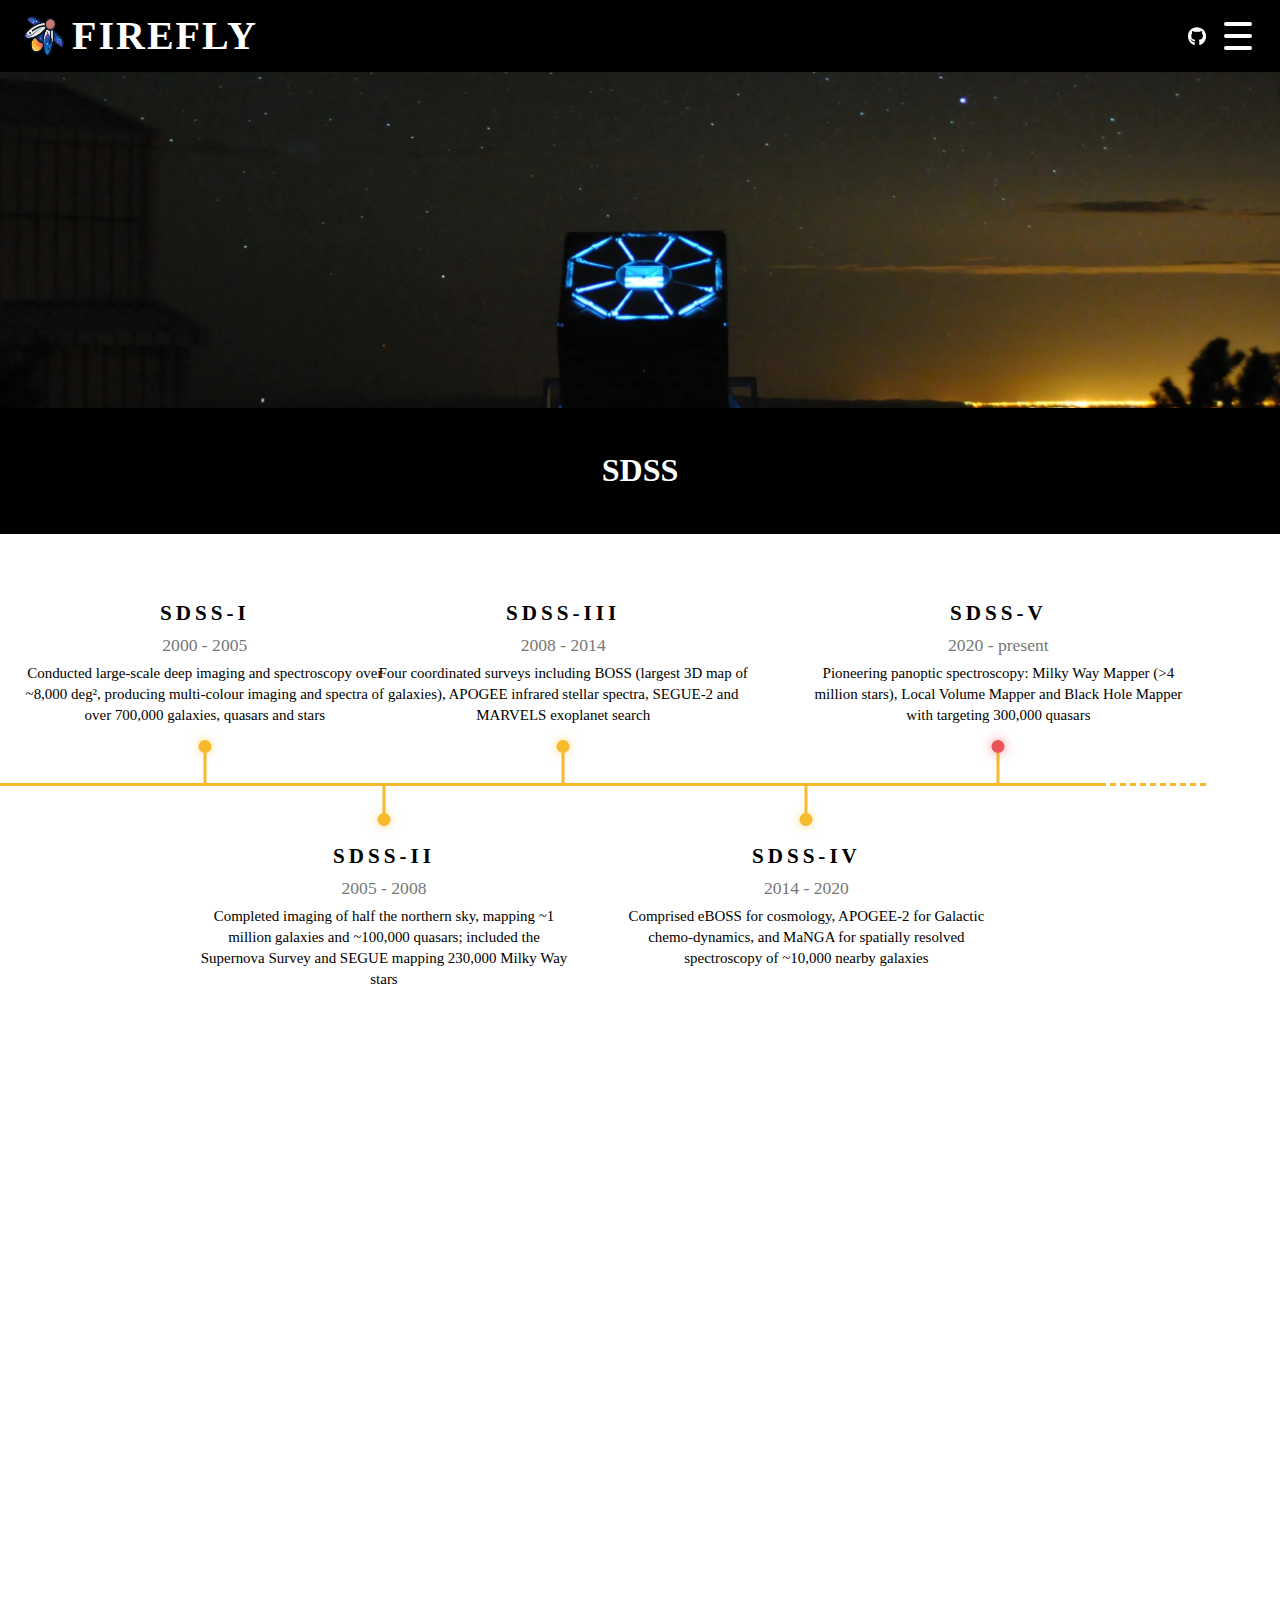
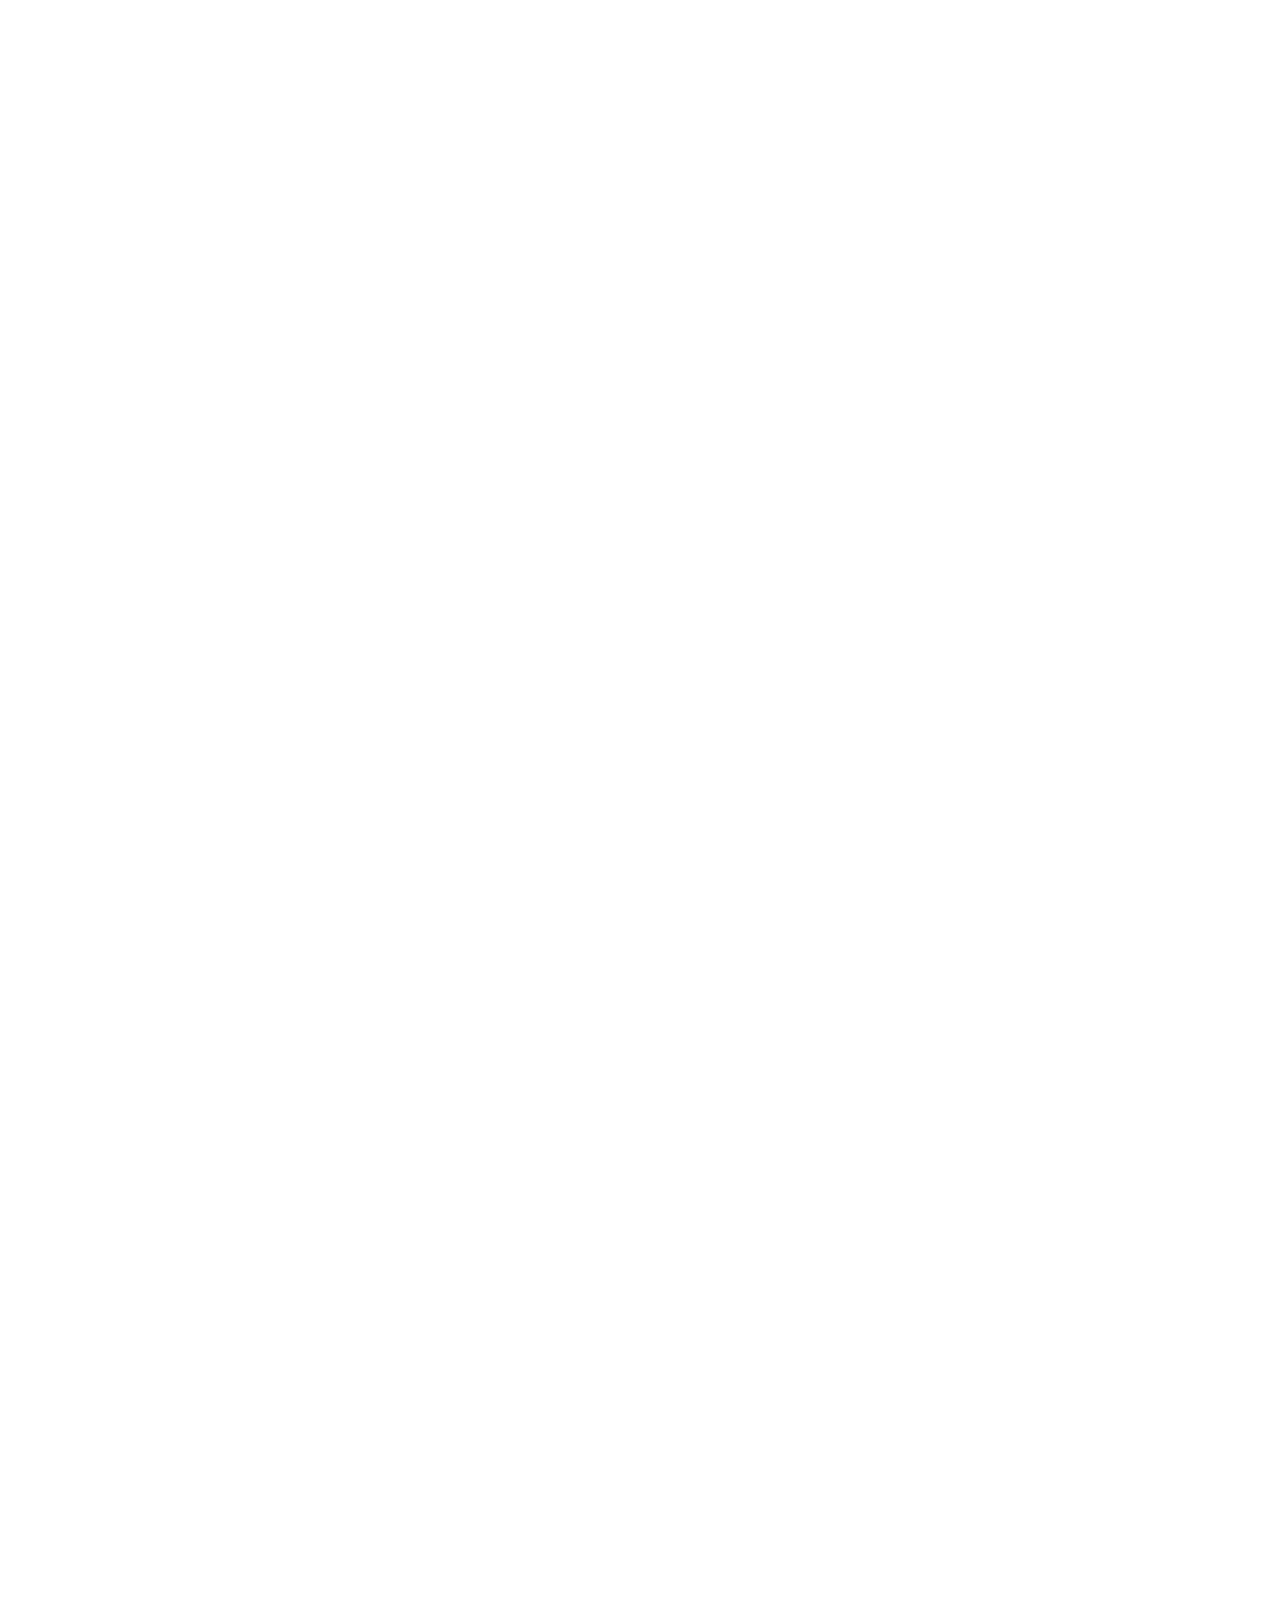
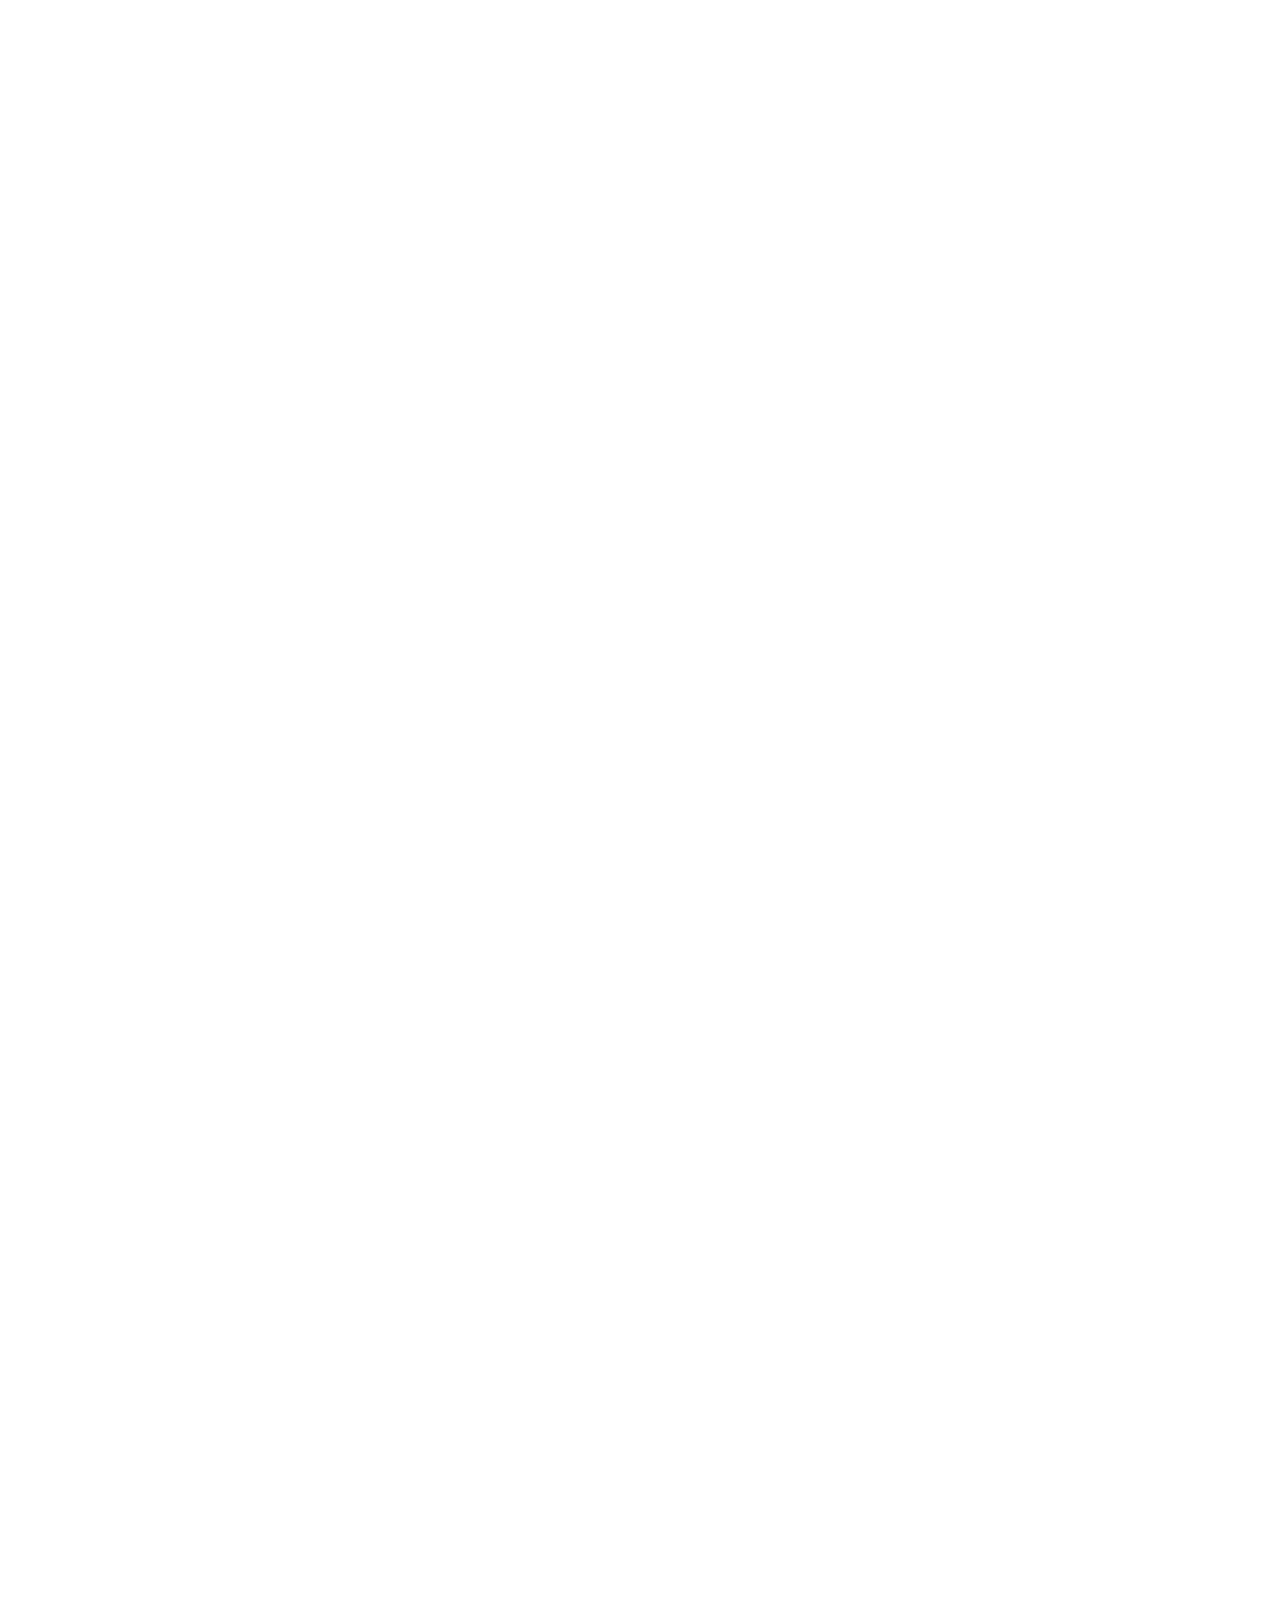
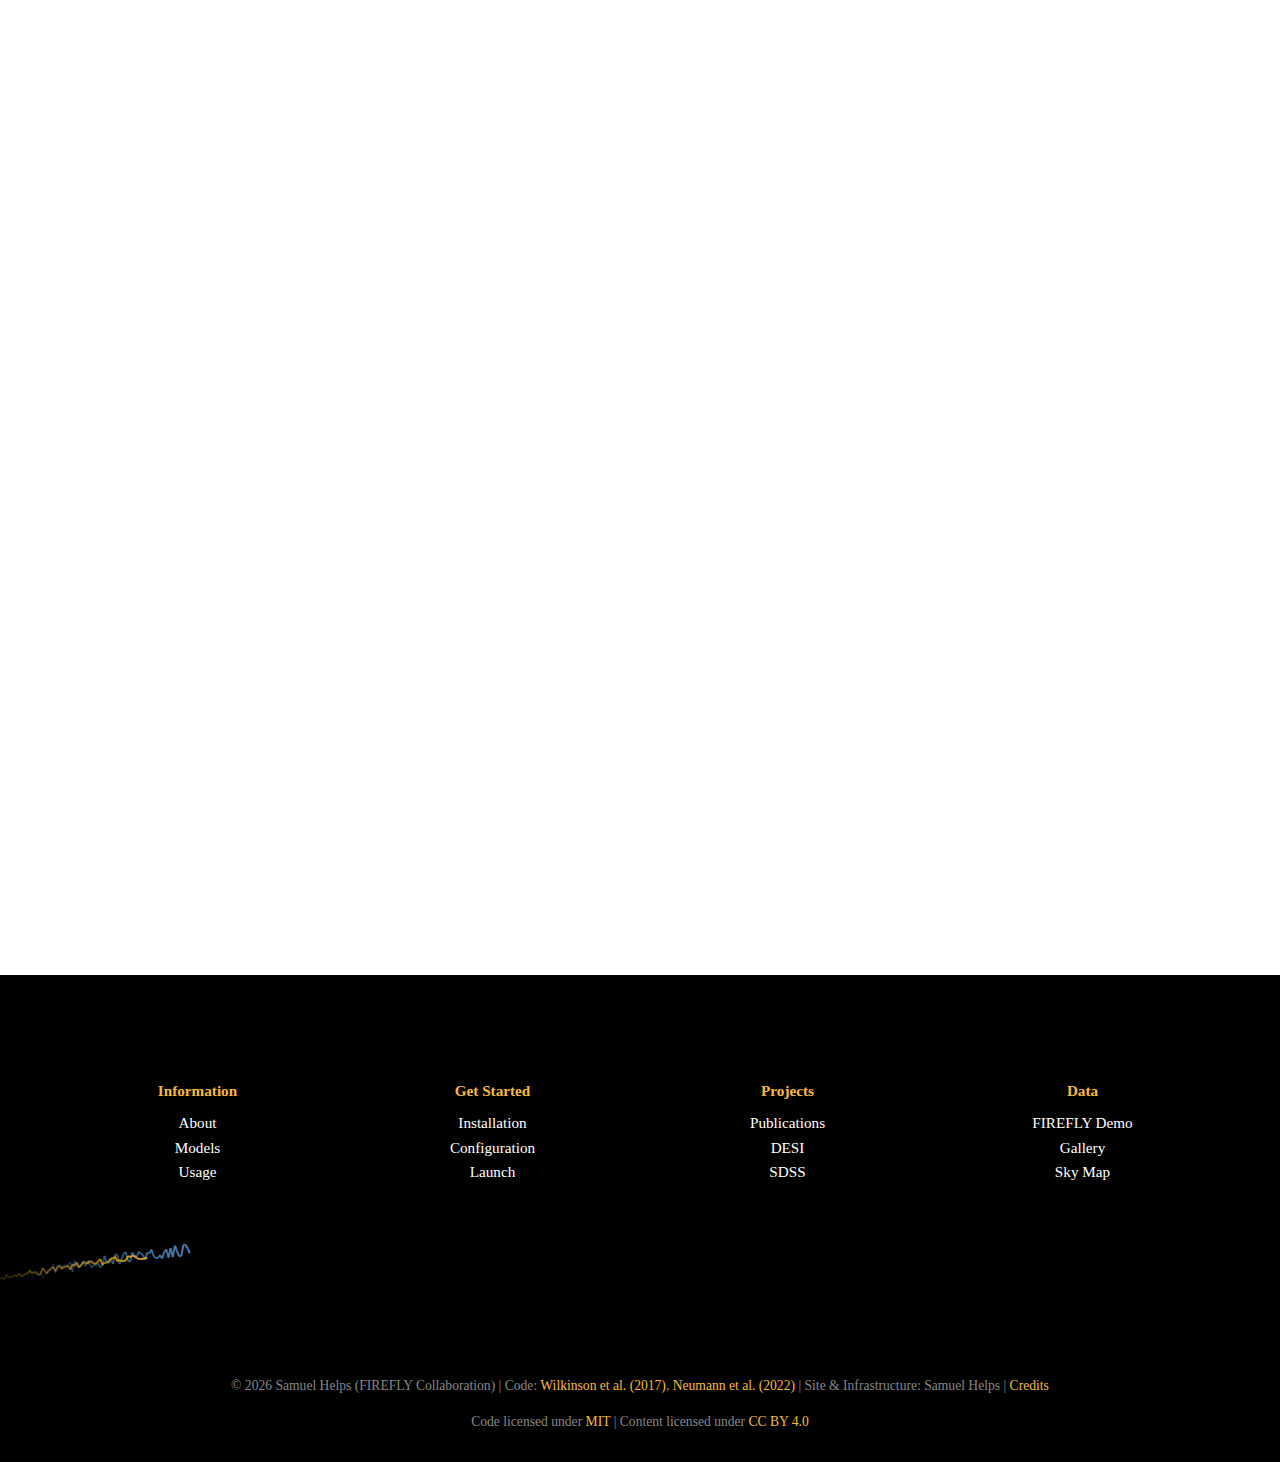
<file: docs/sdss.html>
<!DOCTYPE html>
<html lang="en">
<head>
  <meta charset="UTF-8" />
  <meta name="viewport" content="width=device-width, initial-scale=1" />
  <title>SDSS - FIREFLY</title>
  <link rel="stylesheet" href="css/style.css" />
  <script src="js/script.js" defer></script>
</head>
<body>
  <!-- Topbar -->
  <div class="topbar" id="topbar">
    <div class="logo-area">
      <a href="index.html" class="home-link">
        <img src="images/AIfly.png" alt="Logo" class="logo-img" />
        <span class="firefly-title">FIREFLY</span>
      </a>
    </div>

    <button class="Btn-git" onclick="window.open('https://github.com/Firefly-Collaboration/FIREFLY', '_blank')">
      <svg class="svgIcon-git" viewBox="0 0 496 512" height="1.4em" xmlns="http://www.w3.org/2000/svg"><path d="M165.9 397.4c0 2-2.3 3.6-5.2 3.6-3.3.3-5.6-1.3-5.6-3.6 0-2 2.3-3.6 5.2-3.6 3-.3 5.6 1.3 5.6 3.6zm-31.1-4.5c-.7 2 1.3 4.3 4.3 4.9 2.6 1 5.6 0 6.2-2s-1.3-4.3-4.3-5.2c-2.6-.7-5.5.3-6.2 2.3zm44.2-1.7c-2.9.7-4.9 2.6-4.6 4.9.3 2 2.9 3.3 5.9 2.6 2.9-.7 4.9-2.6 4.6-4.6-.3-1.9-3-3.2-5.9-2.9zM244.8 8C106.1 8 0 113.3 0 252c0 110.9 69.8 205.8 169.5 239.2 12.8 2.3 17.3-5.6 17.3-12.1 0-6.2-.3-40.4-.3-61.4 0 0-70 15-84.7-29.8 0 0-11.4-29.1-27.8-36.6 0 0-22.9-15.7 1.6-15.4 0 0 24.9 2 38.6 25.8 21.9 38.6 58.6 27.5 72.9 20.9 2.3-16 8.8-27.1 16-33.7-55.9-6.2-112.3-14.3-112.3-110.5 0-27.5 7.6-41.3 23.6-58.9-2.6-6.5-11.1-33.3 2.6-67.9 20.9-6.5 69 27 69 27 20-5.6 41.5-8.5 62.8-8.5s42.8 2.9 62.8 8.5c0 0 48.1-33.6 69-27 13.7 34.7 5.2 61.4 2.6 67.9 16 17.7 25.8 31.5 25.8 58.9 0 96.5-58.9 104.2-114.8 110.5 9.2 7.9 17 22.9 17 46.4 0 33.7-.3 75.4-.3 83.6 0 6.5 4.6 14.4 17.3 12.1C428.2 457.8 496 362.9 496 252 496 113.3 383.5 8 244.8 8zM97.2 352.9c-1.3 1-1 3.3.7 5.2 1.6 1.6 3.9 2.3 5.2 1 1.3-1 1-3.3-.7-5.2-1.6-1.6-3.9-2.3-5.2-1zm-10.8-8.1c-.7 1.3.3 2.9 2.3 3.9 1.6 1 3.6.7 4.3-.7.7-1.3-.3-2.9-2.3-3.9-2-.6-3.6-.3-4.3.7zm32.4 35.6c-1.6 1.3-1 4.3 1.3 6.2 2.3 2.3 5.2 2.6 6.5 1 1.3-1.3.7-4.3-1.3-6.2-2.2-2.3-5.2-2.6-6.5-1zm-11.4-14.7c-1.6 1-1.6 3.6 0 5.9 1.6 2.3 4.3 3.3 5.6 2.3 1.6-1.3 1.6-3.9 0-6.2-1.4-2.3-4-3.3-5.6-2z"></path></svg>
      <span class="text-git">Github</span>
    </button>

    <div class="menu-icon" id="menuIcon" tabindex="0" aria-label="Open menu"><span></span><span></span><span></span></div>
    <div class="menu-drawer" id="menuDrawer">
      <ul>
        <li><a href=index.html#intro">About</a></li>
        <li><a href="demofitter.html">FIREFLY Demo</a></li>
        <li>
          <a href="index.html#install">Install →</a>
          <ul>
            <li><a href="installation.html">Installation</a></li>
            <li><a href="configuration.html">Configuration</a></li>
            <li><a href="start-fitting.html">Launch</a></li>
          </ul>
        </li>
        <li><a href="index.html#models">Models</a></li>
        <li>
          <a href="index.html#surveys">Surveys →</a>
          <ul>
            <li><a href="desi.html">DESI</a></li>
            <li><a href="sdss.html">SDSS</a></li>
          </ul>
        </li>
        <li><a href="index.html#gallery">Gallery</a></li>
        <li><a href="index.html#contact">Usage</a></li>
      </ul>
    </div>
  </div>

  <!-- Hero + credit -->
  <div class="image-credit-wrapper">
    <header class="hero-sdss"></header>
    <div class="image-credit">
      Credit: SDSS/David Law — <a href="https://www.sdss.org/science/image-gallery/" target="_blank" rel="noopener">CC BY 4.0</a>
    </div>
  </div>

  <header><h1 class="ffx-reveal">SDSS</h1></header>

  <section class="section light">


<div class="sdss-timeline-wrapper ffx-reveal">

  <div class="sdss-timeline-line"></div>

  <!-- SDSS-I -->
  <a href="https://classic.sdss.org/home.php"
     target="_blank"
     class="sdss-stage above"
     style="left: 16%;">
    <div class="sdss-connector"></div>
    <span class="sdss-dot"></span>
    <div class="sdss-label">
      <strong>SDSS-I</strong>
      <span>2000 - 2005</span>
      <p>Conducted large-scale deep imaging and spectroscopy over ~8,000 deg², producing multi-colour imaging and spectra of over 700,000 galaxies, quasars and stars</p>
    </div>
  </a>

  <!-- SDSS-II -->
  <a href="https://classic.sdss.org/home.php"
     target="_blank"
     class="sdss-stage below"
     style="left: 30%;">
    <div class="sdss-connector"></div>
    <span class="sdss-dot"></span>
    <div class="sdss-label">
      <strong>SDSS-II</strong>
      <span>2005 - 2008</span>
      <p>Completed imaging of half the northern sky, mapping ~1 million galaxies and ~100,000 quasars; included the Supernova Survey and SEGUE mapping 230,000 Milky Way stars</p>
    </div>
  </a>

  <!-- SDSS-III -->
  <a href="https://www.sdss3.org/"
     target="_blank"
     class="sdss-stage above"
     style="left: 44%;">
    <div class="sdss-connector"></div>
    <span class="sdss-dot"></span>
    <div class="sdss-label">
      <strong>SDSS-III</strong>
      <span>2008 - 2014</span>
      <p>Four coordinated surveys including BOSS (largest 3D map of galaxies), APOGEE infrared stellar spectra, SEGUE-2 and MARVELS exoplanet search</p>
    </div>
  </a>

  <!-- SDSS-IV -->
  <a href="https://www.sdss4.org/surveys/"
     target="_blank"
     class="sdss-stage below"
     style="left: 63%;">
    <div class="sdss-connector"></div>
    <span class="sdss-dot"></span>
    <div class="sdss-label">
      <strong>SDSS-IV</strong>
      <span>2014 - 2020</span>
      <p>Comprised eBOSS for cosmology, APOGEE-2 for Galactic chemo-dynamics, and MaNGA for spatially resolved spectroscopy of ~10,000 nearby galaxies</p>
    </div>
  </a>

  <!-- SDSS-V -->
  <a href="https://www.sdss.org/"
     target="_blank"
     class="sdss-stage above future"
     style="left: 78%;">
    <div class="sdss-connector"></div>
    <span class="sdss-dot future-dot"></span>
    <div class="sdss-label">
      <strong>SDSS-V</strong>
      <span>2020 - present</span>
      <p>Pioneering panoptic spectroscopy: Milky Way Mapper (>4 million stars), Local Volume Mapper and Black Hole Mapper with targeting 300,000 quasars</p>
    </div>
  </a>

  <div class="sdss-future-extension"></div>

</div>

  <h3 class="ffx-reveal">Foundations of Modern Survey Astronomy</h3>
  <p class="ffx-reveal">
  The Sloan Digital Sky Survey redefined how the Universe is observed and quantified, delivering some of the first precise, three-dimensional maps of galaxies, quasars and large-scale structure. By combining some of the most advanced imaging technology at the time with massive spectroscopic campaigns, SDSS enabled detailed studies of galaxy formation, the assembly of the Milky Way and the cosmological distribution of matter, estabilishing some of the most cited research in Astronomy that continues to underpin modern astrophysics and constrain cosmological models.
  </p>

    <div class="desi-image-grid ffx-reveal" style="margin-top: -0px;">
      <div class="image-credit-wrapper">
        <img src="images/LVM_by_maximilian_haaberle-768x511.jpg" alt="SDSSimage2">
        <div class="image-credit">Credit: SDSS/Maximilian Haaberle — <a href="https://www.sdss.org/science/image-gallery/" target="_blank" rel="noopener">CC BY 4.0</a></div>
      </div>

      <div class="right-images">
        <div class="image-credit-wrapper">
          <img src="images/SDSS_telescope_new.jpg" alt="SDSSimage3">
        <div class="image-credit">Credit: SDSS — <a href="https://www.sdss.org/science/image-gallery/" target="_blank" rel="noopener">CC BY 4.0</a></div>
      </div>

        <div class="image-credit-wrapper">
          <img src="images/pLasCampanas.jpg" alt="SDSSimage4">
        <div class="image-credit">Credit: SDSS/LCO — <a href="https://www.sdss.org/science/image-gallery/" target="_blank" rel="noopener">CC BY 4.0</a></div>
      </div>
      </div>
    </div>

    <p class="ffx-reveal">SDSS spectroscopic programmes (including BOSS and eBOSS) delivered vast, comprehensive spectroscopic samples that serve as the perfect low-redshift anchor for stellar population studies and as the original development datasets for many spectral fitting codes such as FIREFLY.</p>

<!-- ========================================================= -->
<!-- FIREFLY + SDSS (Chapman, DR17)                             -->
<!-- ========================================================= -->

<h2 class="h-left ffx-reveal">FIREFLY applied to SDSS</h2>
<div class="sdss-applied-wrapper ffx-reveal">
  <p class="sdss-intro ffx-reveal">
    FIREFLY has been successfully deployed to a wide range of SDSS spectroscopic programmes, producing Value-Added Catalogs (VACs) of galaxies spanning many data releases.
  </p>

  <!-- ================= INTEGRATED SPECTRA ================= -->
  <section class="sdss-block ffx-reveal">
    <h3 class="ffx-reveal">Integrated galaxy spectra — BOSS + eBOSS (DR17)</h3>

    <ul class="vac-list ffx-reveal">
      <li>Derived using MaStar-based stellar population models with a Kroupa IMF</li>
      <li>Ages limited by the age of the Universe at each galaxy redshift</li>
      <li>Dust attenuation modelled using Calzetti law</li>
      <li>Provides a full comprehensive set of derived parameters including integrated stellar masses, ages (luminosity and mass-weighted), stellar metallicities, E(B-V) values and fit diagnostics</li>
    </ul>

    <div class="catalog-row space-theme-gradient ffx-reveal">
      <article class="catalog-card">
        <div class="card-inner">
          <div class="card-top">
            <div class="card-title">DR17 VAC (Jack Chapman)</div>
            <div class="card-badge">1.9M</div>
          </div>

          <div class="download-row">
            <div class="btn-container">
              <a class="space-btn" href="#" title="Chapman DR17 BOSS/eBOSS FIREFLY VAC repository">
                <span>⤓ SDSS DR17 FIREFLY VAC</span>
                <div class="star" style="left:12px; top:8px; animation-delay:0.2s;"></div>
                <div class="star" style="left:36px; top:22px; animation-delay:0.6s;"></div>
                <div class="star" style="left:68px; top:6px; animation-delay:1.1s;"></div>
                <div class="star" style="left:96px; top:30px; animation-delay:0.4s;"></div>
                <div class="star" style="left:140px; top:12px; animation-delay:1.7s;"></div>
                <div class="star" style="left:176px; top:6px; animation-delay:0.9s;"></div>
                <div class="star" style="left:200px; top:36px; animation-delay:1.3s;"></div>
                <div class="shooting-star shooting-star-1" style="animation-delay:3s;"></div>
                <div class="shooting-star shooting-star-2" style="animation-delay:6s;"></div>
              </a>
            </div>
          </div>

          <div class="sdss-btn-row">
            <a class="sdss-link-btn" href="https://www.sdss4.org/dr17/spectro/galaxy_firefly/" target="_blank">SDSS DR17 Site</a>
          </div>
        </div>
      </article>
    </div>

  <p class="sdss-note ffx-reveal" style= "margin-top:20px;">
    The SDSS DR17 FIREFLY VAC (by Jack Chapman) provides stellar population parameters for 1,913,207 galaxies from the SDSS DR17 BOSS and eBOSS spectroscopic programmes. The distributions below are derived from the SDSS DR17 BOSS/eBOSS FIREFLY. The VAC can be downloaded directly from the FIREFLY repository and is not distributed through the SDSS SAS.
  </p>

    <div class="desi-image-grid ffx-reveal"
      style="margin-top:12px; grid-template-columns: repeat(2, 1fr); gap:12px;">

    <div class="image-credit-wrapper">
      <img src="images/chapman_snr_dist.jpeg" alt="Signal-to-noise distribution">
      <div class="image-credit">
        Credit: Jack Chapman (FIREFLY Collaboration) — <a href="https://creativecommons.org/licenses/by/4.0/">CC BY 4.0</a> 
      </div>
    </div>

    <div class="image-credit-wrapper">
      <img src="images/chapman_redshift_dist.jpeg" alt="Redshift distribution">
      <div class="image-credit">
        Credit: Jack Chapman (FIREFLY Collaboration) — <a href="https://creativecommons.org/licenses/by/4.0/">CC BY 4.0</a>
      </div>
    </div>
  </div>

  <p class="ffx-reveal">
    The Chapman DR17 FIREFLY VAC showcases FIREFLY's ability to produce vast datasets suitable for studying galaxies through a range characteristics and investigating starformation hitories, mass functions, age-mass relations,
    and metallicity trends.
  </p>

  <div class="desi-image-grid ffx-reveal"
       style="margin-top:12px; grid-template-columns: repeat(2, 1fr); gap:12px;">

    <div class="image-credit-wrapper">
      <img src="images/chapman_age_dist.jpeg" alt="Age distribution">
      <div class="image-credit">Credit: Jack Chapman — <a href="https://creativecommons.org/licenses/by/4.0/">CC BY 4.0</a></div>
    </div>

    <div class="image-credit-wrapper">
      <img src="images/chapman_metallicity_dist.jpeg" alt="Metallicity distribution">
      <div class="image-credit">Credit: Jack Chapman — <a href="https://creativecommons.org/licenses/by/4.0/">CC BY 4.0</a></div>
    </div>

    <div class="image-credit-wrapper">
      <img src="images/chapman_mass_dist.jpeg" alt="Stellar mass distribution">
      <div class="image-credit">Credit: Jack Chapman — <a href="https://creativecommons.org/licenses/by/4.0/">CC BY 4.0</a></div>
    </div>

    <div class="image-credit-wrapper">
      <img src="images/chapman_ebv_dist.jpeg" alt="Dust attenuation distribution">
      <div class="image-credit">Credit: Jack Chapman — <a href="https://creativecommons.org/licenses/by/4.0/">CC BY 4.0</a></div>
    </div>

    <div class="image-credit-wrapper">
      <img src="images/chapman_age_vs_redshift.jpeg" alt="Age versus redshift">
      <div class="image-credit">Credit: Jack Chapman — <a href="https://creativecommons.org/licenses/by/4.0/">CC BY 4.0</a></div>
    </div>

    <div class="image-credit-wrapper">
      <img src="images/chapman_norm_mass_dist.jpeg" alt="Normalised mass distribution">
      <div class="image-credit">Credit: Jack Chapman — <a href="https://creativecommons.org/licenses/by/4.0/">CC BY 4.0</a></div>
    </div>
  </div>
</div>
  <!-- ================= MANGA / IFU ================= -->
  <section class="sdss-block ffx-reveal">
    <h3 class="ffx-reveal">Spatially resolved spectroscopy — MaNGA</h3>
    <p class="ffx-reveal">FIREFLY processed all MaNGA DR17 data, released as official MaNGA VACs listed on SDSS SAS.</p>

    <ul class="vac-list ffx-reveal">
      <li>Global properties, radial gradients, and fully spatially resolved stellar population maps</li>
      <li>M11-MILES and MaStar-based stellar population model variants</li>
      <li>Full star formation histories and mass assembly derived with FIREFLY</li>
      <li>2-D maps of age, metallicity, stellar mass, dust attenuation, and remnant mass components</li>
    </ul>

    <div class="catalog-row space-theme-gradient ffx-reveal">
      <!-- MaNGA DR17 Card -->
      <article class="catalog-card">
        <div class="card-inner">
          <div class="card-top">
            <div class="card-title">MaNGA SDSS DR17 VAC</div>
            <div class="card-badge">10,735</div>
          </div>

          <div class="download-row">
            <div class="btn-container">
              <a class="space-btn" href="https://data.sdss.org/sas/dr17/manga/spectro/firefly/v3_1_1/" target="_blank">
                <span>⤓ MaNGA DR17 FIREFLY VAC</span>
                <div class="star" style="left:12px; top:8px; animation-delay:0.2s;"></div>
                <div class="star" style="left:36px; top:22px; animation-delay:0.6s;"></div>
                <div class="star" style="left:68px; top:6px; animation-delay:1.1s;"></div>
                <div class="star" style="left:96px; top:30px; animation-delay:0.4s;"></div>
                <div class="star" style="left:140px; top:12px; animation-delay:1.7s;"></div>
                <div class="star" style="left:176px; top:6px; animation-delay:0.9s;"></div>
                <div class="star" style="left:200px; top:36px; animation-delay:1.3s;"></div>
                <div class="shooting-star shooting-star-1" style="animation-delay:3s;"></div>
                <div class="shooting-star shooting-star-2" style="animation-delay:6s;"></div>
              </a>
            </div>
          </div>

          <div class="sdss-btn-row">
            <a class="sdss-link-btn" href="https://www.sdss4.org/dr17/manga/manga-data/manga-firefly-value-added-catalog/" target="_blank">DR17 VAC page</a>
            <a class="sdss-link-btn" href="https://data.sdss.org/datamodel/files/MANGA_FIREFLY/FIREFLY_VER/manga_firefly.html" target="_blank">VAC Datamodel</a>
            <a class="sdss-link-btn" href="https://ui.adsabs.harvard.edu/abs/2022MNRAS.513.5988N/abstract" target="_blank">VAC paper: Neumann et al. 2022</a>
            <a class="sdss-link-btn" href="https://ui.adsabs.harvard.edu/abs/2017MNRAS.466.4731G/abstract" target="_blank">VAC paper:Goddard et al. 2017</a>
          </div>
        </div>
      </article>

      <!-- MaNGA DR15 Card -->
      <article class="catalog-card">
        <div class="card-inner">
          <div class="card-top">
            <div class="card-title">MaNGA SDSS DR15 VAC</div>
            <div class="card-badge">4,675</div>
          </div>

          <div class="download-row">
            <div class="btn-container">
              <a class="space-btn" href="https://data.sdss.org/sas/dr15/manga/spectro/firefly/v1_1_2/" target="_blank">
                <span>⤓ MaNGA DR15 FIREFLY VAC</span>
                <div class="star" style="left:12px; top:8px; animation-delay:0.3s;"></div>
                <div class="star" style="left:36px; top:22px; animation-delay:0.7s;"></div>
                <div class="star" style="left:68px; top:6px; animation-delay:1.2s;"></div>
                <div class="star" style="left:96px; top:30px; animation-delay:0.5s;"></div>
                <div class="star" style="left:140px; top:12px; animation-delay:1.8s;"></div>
                <div class="star" style="left:176px; top:6px; animation-delay:1.0s;"></div>
                <div class="star" style="left:200px; top:36px; animation-delay:1.4s;"></div>
                <div class="shooting-star shooting-star-3" style="animation-delay:4s;"></div>
                <div class="shooting-star shooting-star-4" style="animation-delay:7s;"></div>
              </a>
            </div>
          </div>

          <div class="sdss-btn-row">
            <a class="sdss-link-btn" href="https://www.sdss4.org/dr15/manga/manga-data/manga-firefly-value-added-catalog/" target="_blank">DR15 VAC page</a>
            <a class="sdss-link-btn" href="https://data.sdss.org/datamodel/files/MANGA_FIREFLY/FIREFLY_VER/manga_firefly.html" target="_blank">VAC Datamodel</a>
            <a class="sdss-link-btn" href="https://ui.adsabs.harvard.edu/abs/2018MNRAS.477.3954P/abstract" target="_blank">VAC paper: Parikh et al. 2018</a>
            <a class="sdss-link-btn" href="https://ui.adsabs.harvard.edu/abs/2017MNRAS.466.4731G/abstract" target="_blank">VAC paper: Goddard et al. 2017</a>
          </div>
        </div>
      </article>
    </div>
  </section>
  <section class="sdss-block ffx-reveal">
    <h3 class="ffx-reveal">SDSS+BOSS+eBOSS DR16</h3>
    <p class="ffx-reveal">All SDSS+BOSS+eBOSS DR16 data was processed with FIREFLY, released as official eBOSS VACs on SDSS SAS with both DR16 and DR14 products.</p>

    <ul class="vac-list ffx-reveal">
      <li>Galaxy stellar population properties (ages, metallicities, stellar masses) from full spectral fitting with FIREFLY</li>
      <li>Nearly double the number of galaxies characterised compared to previous SDSS FIREFLY VACs</li>
      <li>Nine model configurations combining Chabrier, Kroupa, and Salpeter IMFs with MILES, ELODIE, and STELIB libraries</li>
      <li>General catalog products plus plate-based spFlyPlate files with full star formation histories</li>
    </ul>

    <div class="catalog-row space-theme-gradient ffx-reveal">
      <!-- BOSS/eBOSS DR16 Card -->
      <article class="catalog-card">
        <div class="card-inner">
          <div class="card-top">
            <div class="card-title">SDSS+BOSS+eBOSS DR16 VAC</div>
          </div>

          <div class="download-row">
            <div class="btn-container">
              <a class="space-btn" href="https://data.sdss.org/sas/dr16/eboss/spectro/firefly/v1_1_0/" target="_blank">
                <span>⤓ SDSS DR16 FIREFLY VAC</span>
                <div class="star" style="left:12px; top:8px; animation-delay:0.2s;"></div>
                <div class="star" style="left:36px; top:22px; animation-delay:0.6s;"></div>
                <div class="star" style="left:68px; top:6px; animation-delay:1.1s;"></div>
                <div class="star" style="left:96px; top:30px; animation-delay:0.4s;"></div>
                <div class="star" style="left:140px; top:12px; animation-delay:1.7s;"></div>
                <div class="star" style="left:176px; top:6px; animation-delay:0.9s;"></div>
                <div class="star" style="left:200px; top:36px; animation-delay:1.3s;"></div>
                <div class="shooting-star shooting-star-1" style="animation-delay:3s;"></div>
                <div class="shooting-star shooting-star-2" style="animation-delay:6s;"></div>
              </a>
            </div>
          </div>

          <div class="sdss-btn-row">
            <a class="sdss-link-btn" href="https://www.sdss4.org/dr17/spectro/eboss-firefly-value-added-catalog/" target="_blank">DR16 VAC page</a>
            <a class="sdss-link-btn" href="https://data.sdss.org/datamodel/files/EBOSS_FIREFLY/FIREFLY_VER/sdss_eboss_firefly-DR16.html" target="_blank">VAC Datamodel</a>
            <a class="sdss-link-btn" href="https://ui.adsabs.harvard.edu/abs/2017MNRAS.467.3932C" target="_blank">VAC paper: Comparat et al. 2017</a>
          </div>
        </div>
      </article>

      <!-- BOSS/eBOSS DR14 Card -->
      <article class="catalog-card">
        <div class="card-inner">
          <div class="card-top">
            <div class="card-title">SDSS+BOSS+eBOSS DR14 VAC</div>

          </div>

          <div class="download-row">
            <div class="btn-container">
              <a class="space-btn" href="https://data.sdss.org/sas/dr14/eboss/spectro/firefly/v1_0_4/" target="_blank">
                <span>⤓ SDSS DR14 FIREFLY VAC</span>
                <div class="star" style="left:12px; top:8px; animation-delay:0.3s;"></div>
                <div class="star" style="left:36px; top:22px; animation-delay:0.7s;"></div>
                <div class="star" style="left:68px; top:6px; animation-delay:1.2s;"></div>
                <div class="star" style="left:96px; top:30px; animation-delay:0.5s;"></div>
                <div class="star" style="left:140px; top:12px; animation-delay:1.8s;"></div>
                <div class="star" style="left:176px; top:6px; animation-delay:1.0s;"></div>
                <div class="star" style="left:200px; top:36px; animation-delay:1.4s;"></div>
                <div class="shooting-star shooting-star-3" style="animation-delay:4s;"></div>
                <div class="shooting-star shooting-star-4" style="animation-delay:7s;"></div>
              </a>
            </div>
          </div>

          <div class="sdss-btn-row">
            <a class="sdss-link-btn" href="https://www.sdss4.org/dr17/spectro/eboss-firefly-value-added-catalog/" target="_blank">DR14 VAC page</a>
            <a class="sdss-link-btn" href="https://data.sdss.org/datamodel/files/EBOSS_FIREFLY/FIREFLY_VER/sdss_eboss_firefly-DR14.html" target="_blank">VAC Datamodel</a>
            <a class="sdss-link-btn" href="https://ui.adsabs.harvard.edu/abs/2017MNRAS.467.3932C" target="_blank">VAC paper: Comparat et al. 2017</a>
          </div>
        </div>
      </article>
    </div>
  </section>
</section>

<style>
/* ===== SDSS VAC Card System - Matching DESI Style ===== */
:root{
  --border-grad: linear-gradient(-45deg, #f89b29 0%, #ff0f7b 100%);
  --card-radius: 12px;
  --btn-gradient: linear-gradient(80deg, #f89b29, #ec38bc, #7303c0, #03001e);
  --sdss-btn-grad: linear-gradient(120deg, rgba(247,186,43,0.95), rgba(234,83,88,0.95));
}

/* Layout */
.catalog-row.space-theme-gradient{
  display:flex;
  gap:2rem;
  flex-wrap:wrap;
  justify-content:center;
  max-width:1140px;
  margin:2rem auto;
  padding:0 12px;
}

/* Card with gradient border + white interior */
.catalog-card{
  background: var(--border-grad);
  padding: 5px;
  border-radius: var(--card-radius);
  width: 400px;
  box-shadow: 0 14px 14px rgba(0,0,0,0.25);
  transition: transform .25s ease, box-shadow .25s ease;
}

.catalog-card:hover{ 
  transform: translateY(-6px); 
  box-shadow: 0 26px 70px rgba(0,0,0,0.45); 
}

.card-inner{
  background: #fff;
  color: #919191;
  border-radius: calc(var(--card-radius) - 2px);
  padding: 20px 20px 18px 20px;
  min-height: auto;
  position: relative;
  font-family: Inter, "Helvetica Neue", Arial, sans-serif;
  display: flex;
  flex-direction: column;
}

/* Top row: title + badge */
.card-top{ 
  display:flex; 
  align-items:center; 
  justify-content:space-between; 
  gap:12px; 
  margin-bottom:10px; 
}

.card-title{ 
  font-size:18px; 
  font-weight:700; 
  color:#000000; 
}

.card-badge{
  background: linear-gradient(-45deg, #f89b29 0%, #ff0f7b 100% );
  padding:6px 10px;
  border-radius:8px;
  font-weight:800;
  color:#000000;
  box-shadow: inset 0 0 8px rgba(255,255,255,0.35), 0 8px 18px rgba(0,0,0,0.06);
}

/* Highlights list */
.card-highlights{ 
  margin:6px 0 16px 0; 
  padding-left:1.5rem; 
  color:#919191; 
}

.card-highlights li{ 
  margin-bottom:0px; 
}

/* Download row */
.download-row{ 
  display:flex; 
  justify-content: center; 
  gap:12px; 
  flex-wrap:wrap; 
  align-items:flex-start; 
  margin-top:6px; 
}

.btn-container{ 
  display:flex; 
  flex-direction:column; 
  align-items:center; 
  gap:8px; 
  position: relative;
  flex: 1 1 calc(50% - 6px);
  min-width: 120px;
}

/* Starry catalog button (from DESI) */
.space-btn{
  display:block;
  width:100%;
  height:40px;
  border-radius:11px;
  position:relative;
  overflow:hidden;
  text-decoration:none;
  background: var(--btn-gradient);
  color:#fff;
  font-weight:700;
  font-size:15px;
  display:flex;
  align-items:center;
  justify-content:center;
  box-shadow: inset 0 0 8px rgba(255,255,255,0.06), 0 10px 28px rgba(115,67,219,0.12);
  transition: transform .28s cubic-bezier(.2,.9,.3,1), box-shadow .28s;
}

.btn-container::after{
  content:"";
  position:absolute;
  width:100%;
  height:100%;
  left:0;
  top:0;
  border-radius:11px;
  background: var(--btn-gradient);
  filter: blur(18px);
  opacity:0;
  z-index:-1;
  transition: opacity .45s cubic-bezier(.15,.83,.66,1), transform .45s;
}

.btn-container:hover::after{ 
  opacity:0.55; 
  transform: scale(1.02); 
}

.space-btn:hover{ 
  transform: translateY(-5px); 
  box-shadow: 0 18px 46px rgba(115,67,219,0.18); 
}

/* Star dots */
.space-btn .star{
  position:absolute;
  width:2px; 
  height:2px;
  background:white;
  border-radius:50%;
  opacity:0.95;
  box-shadow: 0 0 6px rgba(255,255,255,0.9);
  animation: blink 2.8s linear infinite;
}

/* Shooting stars */
.space-btn .shooting-star{
  position:absolute;
  width:90px; 
  height:2px;
  background: linear-gradient(90deg, rgba(255,255,255,0.95), rgba(255,255,255,0.0));
  border-radius:50%;
  transform: rotate(-30deg);
  opacity:0;
}

.space-btn .shooting-star-1{ animation: fallingStar1 5.5s 0s cubic-bezier(.15,.83,.66,1) infinite; }
.space-btn .shooting-star-2{ animation: fallingStar2 6.2s 1.4s cubic-bezier(.15,.83,.66,1) infinite; }
.space-btn .shooting-star-3{ animation: fallingStar3 8.0s 2.2s cubic-bezier(.15,.83,.66,1) infinite; }
.space-btn .shooting-star-4{ animation: fallingStar4 7.0s 4.1s cubic-bezier(.15,.83,.66,1) infinite; }

/* Keyframes */
@keyframes blink {
  0% { opacity:0.35; box-shadow:0 0 2px rgba(255,255,255,0.8); transform: scale(0.9); }
  50% { opacity:1; box-shadow:0 0 8px rgba(255,255,255,1); transform: scale(1.1); }
  100% { opacity:0.35; transform: scale(0.95); }
}

@keyframes fallingStar1 {
  0% { top:-20px; left:220px; opacity:0; }
  10% { opacity:1; }
  100% { top:200px; left:-40px; opacity:0; }
}
@keyframes fallingStar2 {
  0% { top:-10px; left:180px; opacity:0; }
  10% { opacity:1; }
  100% { top:200px; left:-80px; opacity:0; }
}
@keyframes fallingStar3 {
  0% { top:-10px; left:140px; opacity:0; }
  10% { opacity:1; }
  100% { top:200px; left:-160px; opacity:0; }
}
@keyframes fallingStar4 {
  0% { top:-10px; left:80px; opacity:0; }
  10% { opacity:1; }
  100% { top:200px; left:-240px; opacity:0; }
}

/* SDSS-style buttons for Site/Paper links */
.sdss-btn-row{
  display:flex;
  gap:10px;
  flex-wrap:wrap;
  margin-top:10px;
  justify-content:center;
  align-items: flex-start;
}

.sdss-link-btn{
  display:inline-flex;
  align-items:center;
  justify-content:center;
  height:40px;
  padding:0 16px;
  background: var(--sdss-btn-grad);
  color: #fff;
  font-weight: 700;
  border-radius: 11px;
  text-decoration:none;
  box-shadow: 0 4px 12px rgba(247,186,43,0.2);
  transition: transform .2s ease, box-shadow .2s;
  font-size:15px;
  white-space: nowrap;
  flex: 1 1 calc(50% - 5px);
  min-width: 120px;
}

/* VAC paper buttons take full width */
.sdss-link-btn[href*="adsabs.harvard.edu"] {
  flex: 1 1 100%;
}

/* Odd button stretches full width */
.sdss-link-btn:nth-child(odd):last-child {
  flex: 1 1 100%;
}

.sdss-link-btn:hover{ 
  transform: translateY(-2px); 
  box-shadow: 0 8px 20px rgba(247,186,43,0.3); 
}

/* Small screens */
@media (max-width:1000px){
  .catalog-row.space-theme-gradient{ gap:1rem; }
  .catalog-card{ width:100%; max-width:640px; }
  .btn-container{ width:48%; }
  .card-inner{ padding:16px; }
}
</style>

  <footer>
    <div style="max-width:1200px; margin:auto; padding: 20px; display:grid; grid-template-columns: repeat(auto-fit, minmax(180px, 1fr)); gap:20px; font-size:0.95em;">
      <div>
        <h4 style="color:#f7ba2b; margin-bottom:8px;">Information</h4>
        <ul style="list-style:none; padding:0; margin:0;">
          <li><a href="index.html#intro" style="color:white; text-decoration:none;">About</a></li>
          <li><a href="index.html#models" style="color:white; text-decoration:none;">Models</a></li>
          <li><a href="index.html#contact" style="color:white; text-decoration:none;">Usage</a></li>
        </ul>
      </div>

      <div>
        <h4 style="color:#f7ba2b; margin-bottom:8px;">Get Started</h4>
        <ul style="list-style:none; padding:0; margin:0;">
          <li><a href="installation.html" style="color:white; text-decoration:none;">Installation</a></li>
          <li><a href="configuration.html" style="color:white; text-decoration:none;">Configuration</a></li>
          <li><a href="start-fitting.html" style="color:white; text-decoration:none;">Launch</a></li>
        </ul>
      </div>

      <div>
        <h4 style="color:#f7ba2b; margin-bottom:8px;">Projects</h4>
        <ul style="list-style:none; padding:0; margin:0;">
          <li><a href="publications.html" style="color:white; text-decoration:none;">Publications</a></li>
          <li><a href="desi.html" style="color:white; text-decoration:none;">DESI</a></li>
          <li><a href="sdss.html" style="color:white; text-decoration:none;">SDSS</a></li>
        </ul>
      </div>

      <div>
        <h4 style="color:#f7ba2b; margin-bottom:8px;">Data</h4>
        <ul style="list-style:none; padding:0; margin:0;">
          <li><a href="demofitter.html" style="color:white; text-decoration:none;">FIREFLY Demo</a></li>
          <li><a href="index.html#gallery" style="color:white; text-decoration:none;">Gallery</a></li>
          <li><a href="index.html#sky-map" style="color:white; text-decoration:none;">Sky Map</a></li>
        </ul>
      </div>
    </div>

    <div style="width:100%;margin:auto;">
      <canvas id="spectralWidget" style="width:100%;height:auto;"></canvas>
    </div>

    <p style="font-size: 0.85em; color: #868686;">
      &copy; 2026 Samuel Helps (FIREFLY Collaboration) | Code: 
      <a href="https://ui.adsabs.harvard.edu/abs/2017MNRAS.472.4297W" target="_blank">Wilkinson et al. (2017)</a>, 
      <a href="https://ui.adsabs.harvard.edu/abs/2022MNRAS.513.5988N" target="_blank">Neumann et al. (2022)</a> |
      Site & Infrastructure: Samuel Helps |
      <a href="credits.html">Credits</a>
    </p>

    <p style="font-size: 0.85em; color: #868686;">
      Code licensed under <a href="../LICENSE.md">MIT</a> | Content licensed under <a href="https://creativecommons.org/licenses/by/4.0/">CC BY 4.0</a>
    </p>
  </footer>

  <!-- Spectral widget script (keeps existing animation) -->
  <script>
  const canvas = document.getElementById('spectralWidget');
  if (canvas) {
    const ctx = canvas.getContext('2d');

    function resizeCanvas() {
        canvas.width = canvas.offsetWidth;
        canvas.height = 150;
    }
    resizeCanvas();
    window.addEventListener('resize', resizeCanvas);

    const N = 600;
    let spectrum = new Array(N), model = new Array(N), wavelength = new Array(N);
    for (let i = 0; i < N; i++) {
        const x = i / N * 10;
        wavelength[i] = x;
        spectrum[i] = 15 + 6 * Math.sin(x * 0.6) + Math.random() * 2;
        model[i] = 15 + 6 * Math.sin(x * 0.6 + 0.1) + Math.random() * 1;
    }

    let progress = 0;
    const fadeLength = 80;

    function draw() {
        ctx.clearRect(0, 0, canvas.width, canvas.height);
        const margin = 0;
        const w = canvas.width - 2 * margin;
        const h = canvas.height - 2 * margin;
        const maxY = Math.max(...spectrum) + 5;
        const minY = Math.min(...spectrum) - 5;
        const toCanvas = (x, y) => [
            margin + (x / 10) * w,
            canvas.height - margin - ((y - minY) / (maxY - minY)) * h
        ];

        ctx.lineWidth = 2;
        for (let i = Math.max(1, progress - fadeLength); i < progress && i < N; i++) {
            let alpha = (i - (progress - fadeLength)) / fadeLength;
            ctx.strokeStyle = `rgba(70,130,180,${alpha.toFixed(2)})`;
            ctx.beginPath();
            const [x0, y0] = toCanvas(wavelength[i - 1], spectrum[i - 1]);
            const [x1, y1] = toCanvas(wavelength[i], spectrum[i]);
            ctx.moveTo(x0, y0);
            ctx.lineTo(x1, y1);
            ctx.stroke();
        }

        for (let i = Math.max(1, progress - fadeLength - 20); i < progress - 20 && i < N; i++) {
            if(i < 1) continue;
            let alpha = (i - (progress - fadeLength - 20)) / fadeLength;
            alpha = Math.min(Math.max(alpha, 0), 1);
            ctx.strokeStyle = `rgba(218,165,32,${alpha.toFixed(2)})`;
            ctx.lineWidth = 2;
            ctx.beginPath();
            const [x0, y0] = toCanvas(wavelength[i - 1], model[i - 1]);
            const [x1, y1] = toCanvas(wavelength[i], model[i]);
            ctx.moveTo(x0, y0);
            ctx.lineTo(x1, y1);
            ctx.stroke();
        }

        if (progress < N + fadeLength + 20) {
            progress += 2;
            requestAnimationFrame(draw);
        } else {
            progress = 0;
            setTimeout(() => requestAnimationFrame(draw), 1000);
        }
    }

    draw();
  }
  </script>
</body>
</html>
</file>
<file: docs/css/style.css>
/* Reset and base styles */
body {
  font-family: 'Merriweather', Georgia, serif;
  background: #000000;
  color: #fff;
  margin: 0;
  padding: 0;
  line-height: 1.6;
}
.home-link {
  display: flex;
  align-items: center;
  text-decoration: none;
  color: inherit;
}
header, footer {
  background: #000000;
  color: #ffffff;
  padding: 1em;
  text-align: center;
}
nav a {
  color: #ffffff;
  margin: 0 0.5em;
  text-decoration: none;
}
main {
  padding: 20px;
}
.responsive {
  max-width: 100%;
  height: auto;
}
header.hero {
  --ffx-hero-shift: 0px;
  --ffx-hero-content-shift: 0px;
  --ffx-hero-zoom: 1;
  background: url('../images/NSF–DOE Vera C. Rubin Observatory.jpg') center/cover no-repeat, #000000;
  background-position: center calc(50% + var(--ffx-hero-shift));
  background-size: calc(100% * var(--ffx-hero-zoom));
  display: flex;
  flex-direction: column;
  justify-content: flex-start;
  align-items: stretch;
  position: relative;
  padding-bottom:9em;
  overflow: hidden;
  transition: background-position 0.8s ease-out, background-size 0.8s ease-out;
  will-change: background-position;
}
header.hero nav {
  display: flex;
  justify-content: space-between;
  align-items: flex-start;
  padding: 1.5em 3em 0 3em;
  background: transparent;
}
header.hero h1 {
  font-size: 2em;
  font-weight: 700;
  margin: 0;
  letter-spacing: 2px;
}
header.hero nav ul {
  list-style: none;
  display: flex;
  gap: 2em;
  margin: 0;
  padding: 0;
}
header.hero nav ul li a {
  color: #ffffff;
  text-decoration: none;
  font-size: 1.1em;
  font-weight: 500;
  transition: color 0.2s;
}
header.hero nav ul li a:hover {
  color: linear-gradient(to left, #f7ba2b 0%, #ea5358 100%);;
}
.hero-content {
  text-align: center;
  margin-top: 5em;
}
.ffx-hero-layer {
  --ffx-hero-hover-lift: 0px;
  transform: translate3d(0, calc(-1 * var(--ffx-hero-content-shift, 0px) - var(--ffx-hero-hover-lift)), 0);
  transition: transform 0.8s ease-out, filter 0.45s ease;
}
.ffx-hero-layer:hover {
  --ffx-hero-hover-lift: 6px;
}
.hero-content h2 {
  font-size: 2.8em;
  font-weight: 700;
  margin-bottom: 0.5em;
  text-shadow: 0 2px 16px #000;
}
.hero-content p {
  font-size: 1.2em;
  margin-bottom: 1.5em;
  color: #ffffff;
}
.ffx-hero-subhead {
  opacity: 0;
  transform: translateY(8px);
  animation: ffx-subhead-rise 0.9s ease-out 0.2s forwards;
}
.ffx-hero-cta {
  position: relative;
  overflow: hidden;
  animation: ffx-cta-pulse 2.4s ease-in-out infinite;
  box-shadow: 0 0 0 0 rgba(234, 83, 88, 0.22), 0 10px 24px rgba(0, 0, 0, 0.35);
}
.ffx-hero-cta::after {
  content: "";
  position: absolute;
  inset: -4px;
  border-radius: 999px;
  background: radial-gradient(circle at 30% 30%, rgba(247, 186, 43, 0.15), transparent 45%),
              radial-gradient(circle at 70% 70%, rgba(234, 83, 88, 0.18), transparent 55%);
  opacity: 0.9;
  pointer-events: none;
}
.ffx-scroll-cue {
  position: absolute;
  bottom: 22px;
  left: 50%;
  transform: translateX(-50%);
  display: flex;
  flex-direction: column;
  gap: 6px;
  opacity: 0.8;
  pointer-events: none;
}
.ffx-scroll-cue span {
  width: 12px;
  height: 12px;
  border-left: 2px solid #ffffff;
  border-bottom: 2px solid #ffffff;
  transform: rotate(-45deg);
  animation: ffx-cue-drift 1.8s ease-in-out infinite;
}
.ffx-scroll-cue span:nth-child(2) {
  animation-delay: 0.2s;
  opacity: 0.7;
}

@keyframes ffx-subhead-rise {
  0% { opacity: 0; transform: translateY(8px); }
  100% { opacity: 1; transform: translateY(0); }
}

@keyframes ffx-cta-pulse {
  0%, 100% { box-shadow: 0 0 0 0 rgba(234, 83, 88, 0.22), 0 10px 24px rgba(0, 0, 0, 0.35); }
  50% { box-shadow: 0 0 0 12px rgba(234, 83, 88, 0.08), 0 12px 28px rgba(0, 0, 0, 0.5); }
}

@keyframes ffx-cue-drift {
  0% { transform: translateY(0) rotate(-45deg); }
  50% { transform: translateY(6px) rotate(-45deg); }
  100% { transform: translateY(0) rotate(-45deg); }
}
.btn {
  background: linear-gradient(to left, #f7ba2b 0%, #ea5358 100%);;
  color: #ffffff;
  padding: 0.5em 1.5em;
  border-radius: 30px;
  font-weight: 700;
  font-size: 1.2em;
  text-decoration: none;
  box-shadow: 0 2px 12px #0008;
  transition: background 0.2s, color 0.2s;
  display: inline-block;
}
.btn:hover {
  background: #fff;
  color: #111;
}

.section {
  padding: 0.5em 0em 2.5em 0;
  text-align: center;
  background: #000000;
  color: #ffffff;
  font-size: 1.1em;
}
.section p, .section ul {
  color: #ffffff;
  max-width: 700px;
  margin: 0 auto 1.5em auto
}


.section.dark {
  background: #2a323d;
}
.section.light {
  color: black;
  background: #ffffff;

  font-size: 1.1em;  
}
.ffx-space-section {
  position: relative;
  overflow: hidden;
  background: #000000;
  color: #ffffff;
  padding-top: 3em;
  padding-bottom: 3.5em;
  isolation: isolate;
  content-visibility: auto;
  contain: layout style paint;
}
.ffx-space-section p,
.ffx-space-section ul,
.ffx-space-section li,
.ffx-space-section h2 {
  color: #ffffff;
  text-shadow: 0 2px 12px rgba(0,0,0,0.9), 0 0 20px rgba(255,255,255,0.2);
}
.ffx-space-layer {
  position: absolute;
  inset: 0;
  pointer-events: none;
  z-index: 0;
  will-change: transform;
  backface-visibility: hidden;
}
.ffx-space-stars-back,
.ffx-space-stars-mid,
.ffx-space-fog {
  position: absolute;
  inset: 0;
  pointer-events: none;
}
.ffx-space-content {
  position: relative;
  z-index: 10;
  max-width: 1150px;
  margin: 0 auto;
  padding: 0 1.4em;
}
.ffx-space-grid {
  display: grid;
  grid-template-columns: repeat(auto-fit, minmax(320px, 1fr));
  gap: 2.4em;
  align-items: center;
}
.ffx-space-text {
  text-align: left;
  display: flex;
  flex-direction: column;
  gap: 1.2em;
}
.ffx-space-text > * {
  transform: translateY(calc(-15px * var(--ffx-motion, 0)));
  opacity: calc(0.5 + 0.5 * var(--ffx-motion, 0));
  transition: transform 0.5s ease-out, opacity 0.5s ease-out;
  will-change: transform, opacity;
}
.ffx-space-card {
  background: rgba(0, 0, 0, 0.85);
  border: 1px solid rgba(255,255,255,0.12);
  padding: 1em 1.2em;
  border-radius: 8px;
  box-shadow: 0 10px 30px rgba(0,0,0,0.5);
  transform: translateY(calc(-15px * var(--ffx-motion, 0)));
  opacity: calc(0.5 + 0.5 * var(--ffx-motion, 0));
  transition: transform 0.5s ease-out, opacity 0.5s ease-out;
  will-change: transform, opacity;
}
.ffx-space-card ul {
  padding-left: 1.2em;
  margin: 0.6em 0;
  display: grid;
  gap: 0.5em;
}
.ffx-space-media {
  display: flex;
  flex-direction: column;
  justify-content: flex-start;
  align-items: flex-end;
  gap: 8em; /* space between Try Now card and image */
}
/* Scope spacing for the Try Now card only in the right column */
.ffx-space-media .card-try {
  margin-top: -2em;  /* lift the card higher */
  margin-bottom: 0;  /* rely on parent gap for spacing to image */
}
.ffx-space-imagewrap {
  width: min(720px, 100%);
  overflow: hidden;
  border-radius: 10px;
  box-shadow: 0 18px 38px rgba(0,0,0,0.5);
  transform: translateY(calc(-15px * var(--ffx-motion, 0)));
  opacity: calc(0.5 + 0.5 * var(--ffx-motion, 0));
  transition: transform 0.5s ease-out, opacity 0.5s ease-out;
  will-change: transform, opacity;
}
.ffx-space-imagewrap img {
  display: block;
  width: 100%;
  height: auto;
}
.ffx-models-head,
.ffx-models-grid,
.ffx-models-bottom {
  text-align: left;
  transform: translateY(calc(-15px * var(--ffx-motion, 0)));
  opacity: calc(0.5 + 0.5 * var(--ffx-motion, 0));
  transition: transform 0.5s ease-out, opacity 0.5s ease-out;
  will-change: transform, opacity;
}
.ffx-models-grid {
  display: grid;
  grid-template-columns: repeat(auto-fit, minmax(320px, 1fr));
  gap: 2em;
  align-items: start;
  margin: 2em 0;
}
.ffx-models-copy {
  display: flex;
  flex-direction: column;
  gap: 1em;
}
.ffx-models-sub {
  font-weight: 700;
}
.ffx-models-list {
  padding-left: 1.2em;
  margin: 0;
  display: grid;
  gap: 0.5em;
}
.ffx-models-visual {
  display: flex;
  justify-content: center;
}
.ffx-models-bottom {
  display: grid;
  gap: 1em;
}
.ffx-space-section .table-container {
  background: rgba(10, 10, 10, 0.85);
  border: 1px solid rgba(247, 186, 43, 0.25);
  border-radius: 10px;
  padding: 1em;
  box-shadow: 0 12px 28px rgba(0,0,0,0.5);
  backdrop-filter: blur(6px);
  transform: translateY(calc(-15px * var(--ffx-motion, 0)));
  opacity: calc(0.5 + 0.5 * var(--ffx-motion, 0));
  transition: transform 0.5s ease-out, opacity 0.5s ease-out;
  will-change: transform, opacity;
}
.ffx-space-section .table-container th,
.ffx-space-section .table-container td,
.ffx-space-section .table-container caption {
  color: #ffffff;
  text-shadow: 0 1px 6px rgba(0,0,0,0.8);
}
.ffx-space-section .table-container th {
  background: linear-gradient(to right, rgba(247, 186, 43, 0.55), rgba(234, 83, 88, 0.45));
  border-bottom: 2px solid rgba(247, 186, 43, 0.7);
}
.ffx-space-section .table-container td {
  background: rgba(20, 20, 20, 0.6);
  border: 1px solid rgba(247, 186, 43, 0.25);
}
.ffx-space-section .table-container caption {
  color: #ffffff;
}
.ffx-space-section .table-container caption a {
  color: #f7ba2b;
}
.ffx-reveal {
  opacity: 0;
  transform: translateY(18px);
  transition: opacity 0.9s ease-out, transform 0.9s ease-out;
  will-change: opacity, transform;
}
.ffx-reveal.ffx-visible {
  opacity: 1;
  transform: translateY(0);
  will-change: auto;
}

/* MaStar table toggle and collapsible */
.ffx-table-togglewrap {
  text-align: center;
  display: flex;
  justify-content: center;
  align-items: center;
}
.ffx-table-toggle {
  background: none;
  color: #f7ba2b;
  border: none;
  font-size: 1em;
  font-weight: 700;
  display: inline-flex;
  align-items: center;
  gap: 0.5em;
  cursor: pointer;
}
.ffx-table-toggle:hover { color: #ffd36b; }
.ffx-toggle-arrow {
  display: inline-block;
  width: 0.6em;
  height: 0.6em;
  border-right: 2px solid currentColor;
  border-bottom: 2px solid currentColor;
  transform: rotate(-45deg);
  transition: transform 0.2s ease;
}
.ffx-table-toggle[aria-expanded="true"] .ffx-toggle-arrow {
  transform: rotate(45deg);
}
.ffx-table-collapsible { display: none; }
.ffx-table-collapsible.open { display: block; animation: ffx-fade-in 0.25s ease; }
@keyframes ffx-fade-in { from { opacity: 0; transform: translateY(6px); } to { opacity: 1; transform: translateY(0); } }

.ffx-space-star {
  position: absolute;
  background: white;
  border-radius: 50%;
  animation: ffx-star-twinkle 3s ease-in-out infinite;
}

@keyframes ffx-star-twinkle {
  0%, 100% { opacity: 0.8; }
  50% { opacity: 0.2; }
}
.section.light p, .section.light ul {
  color: #000000;
  max-width: 700px;
  text-align: left;
}
.section.light .h-left {
  font-size: 1.5em;
  font-weight: 700;
  text-align: left;
  max-width: 700px;
  margin: auto;
  margin-bottom: 1rem;
}


.grid {
  display: flex;
  justify-content: center;
  gap: 3em;

  flex-wrap: wrap;
}


.grid-2 {
  display: flex;
  justify-content: center;
  gap: 5em;
  flex-wrap: wrap;
}
/* From Uiverse.io by alexruix */ 
.card {
 --background: linear-gradient(to left, #f7ba2b 0%, #ea5358 100%);
 width: 240px;
 height: 254px;
 padding: 5px;
 border-radius: 1rem;
 overflow: visible;
 background: #f7ba2b;
 background: var(--background);
 position: relative;
 z-index: 1;
}

.card::after {
 position: absolute;
 content: "";
 top: 30px;
 left: 0;
 right: 0;
 z-index: -1;
 height: 100%;
 width: 100%;
 transform: scale(0.8);
 filter: blur(25px);
 background: #f7ba2b;
 background: var(--background);
 transition: opacity .5s;
}

.card-info {
  --color: #000000; /* Light grey background */
  background: var(--color);
  color: var(--background);
  display: flex;
  flex-direction: column; /* Stack title above text */
  justify-content: flex-start;
  align-items: center;
  width: 100%;
  height: 100%;
  overflow: visible;
  border-radius: 0.7rem;
}

.card .title {
 font-weight: bold;
 letter-spacing: .1em;
 position: relative;
}

/*Hover*/
.card:hover::after {
 opacity: 0;
}

.card:hover .card-info {
 color: #f7ba2b;
 transition: color 1s;
}

.card-link-hint {
  position: absolute;
  margin-top: 13.2em;
  font-size: 0.85em;
  color: #000000;
  display: inline-block;
  transition: color 0.5s ease;
}

.card:hover .card-link-hint {
  color: #f7ba2b;
}










.gallery {
  display: flex;
  flex-wrap: wrap;
  gap: 1.5rem;
  justify-content: center;
}

.gallery-item {
  text-align: center;
  max-width: 300px;
}

.gallery-item img {
  width: 100%;
  height: auto;
  border-radius: 6px;
  box-shadow: 0 2px 8px rgba(0,0,0,0.1);
}

.gallery-item figcaption {
  font-size: 0.9em;
  color: #666666;
  margin-top: 0.5rem;
}






.gallery {
  display: flex;
  justify-content: center;
  gap: 2em;
  margin-top: 2em;
  flex-wrap: wrap;
}

.gallery figcaption {
  font-size: 0.9em;
  color: #666666;
  margin-top: -2em;
  width: 70%; 
  text-align: left;
}

.gallery img {
  width: 70%;        /* Set a fixed width for uniformity */
  height: auto;        /* Let the height adjust automatically */
  background: #ffffff;
  display: block;      /* Remove inline spacing gaps */
}
footer {
  background: #000000;
  color: #888;
  text-align: center;
  padding: 2em 0 1em 0;
  font-size: 1em;
  margin-top: 2em;
}

html {
  scroll-padding-top: 72px; /* match your .topbar height */
  scroll-behavior: smooth;
}

/* Top black bar (sticky nav) */
.topbar {
  display: flex;
  justify-content: space-between;  /* Push logo left, menu icon right */
  align-items: center;
  padding: 0 1.5em;  /* Optional: horizontal padding */
  height: 72px;      /* Match your menu-drawer offset */
  background: #000;  /* or your preferred topbar background */
  position: fixed;
  top: 0;
  left: 0;
  right: 0;
  z-index: 1000;
}
.topbar .logo-area {
  display: flex;
  align-items: center;
  gap: 0.5em;
}
.topbar .logo-img {
  width: 40px;
  height: 40px;
  background: #000000;
}
.topbar .firefly-title {
  font-size: 2.5em;
  font-weight: 700;
  letter-spacing: 2px;
  margin-left: 0.2em;
}
.topbar .menu-icon {
  width: 36px;
  height: 36px;
  display: flex;
  flex-direction: column;
  justify-content: center;
  align-items: center;
  cursor: pointer;
  background: none;
  z-index: 1200;
  margin-left: auto;
}

.topbar .menu-icon span {
  display: block;
  width: 28px;
  height: 4px;
  background: #fff;
  margin: 4px 0;
  border-radius: 2px;
  transition: 0.2s;
}
.menu-drawer {
  position: absolute;
  top: 72px;
  right: 0em;
  background: #000000;
  color: #fff;
  min-width: 180px;
  box-shadow: 0 8px 24px rgb(0, 0, 0);
  border-radius: 0 0 8px 8px;
  padding: 1em 1.2em 1em 1.2em;
  display: none;
  z-index: 1100;
  transition: transform 0.3s ease-in-out;
}

.menu-drawer.open {
  display: block;
  animation: fadeInMenu 0.2s;
}

@keyframes fadeInMenu {
  from { opacity: 0; transform: translateY(-10px); }
  to { opacity: 1; transform: translateY(0); }
}

.menu-drawer ul {
  list-style: none;
  margin: 0;
  padding: 0;
}

.menu-drawer ul li {
  margin-bottom: 1em;
  position: relative; /* Needed for submenus */
}

.menu-drawer ul li:last-child {
  margin-bottom: 0;
}

.menu-drawer ul li a {
  color: #ffffff;
  text-decoration: none;
  font-size: 1.1em;
  font-weight: 500;
  display: inline-block; /* Required for scale transform */
  transition: transform 0.1s ease, color 0.1s ease;
}

.menu-drawer ul li:hover > a {
  transform: scale(1.05);
  color: #f7ba2b;
}


/* Submenu styles - drop down below */
/* Submenu container - now part of normal flow */
.menu-drawer ul ul {
  display: none;
  background: #000000;
  border-radius: 6px;
  padding: 0.8em;
  margin-top: 0.5em;
  box-shadow: 0 4px 12px rgba(0,0,0,0.4);
}

.menu-drawer ul ul li {
  margin-bottom: 0.8em;
}

.menu-drawer ul ul li:last-child {
  margin-bottom: 0;
}

/* Show submenu when hovering */
.menu-drawer ul li:hover > ul {
  display: block;
  animation: fadeInMenu 0.2s;
}

/* Optional: indent submenu items slightly */
.menu-drawer ul ul li a {
  padding-left: 10px;
  font-size: 1em;
  font-weight: normal;
}


/* Prevent submenu from going off screen */
.menu-drawer ul ul {
  right: auto;
}


.topbar.hide {
  transform: translateY(-100%);
}

body {
  padding-top: 72px;
}

@media (max-width: 600px) {
  .topbar {
    padding: 0 0.7em;
    height: 56px;
  }
  .topbar .logo-img {
    width: 28px;
    height: 28px;
  }
  .topbar .firefly-title {
    font-size: 1.2em;
  }
  .topbar .menu-icon {
    width: 28px;
    height: 28px;
    margin-left: 1em;
  }
  .menu-drawer {
    top: 56px;
    right: 0.7em;
    min-width: 120px;
    padding: 0.7em 0.7em 0.7em 0.7em;
  }
}
@media (max-width: 900px) {
  .grid, .gallery {
    flex-direction: column;
    align-items: center;
    gap: 1.5em;
  }
  header.hero nav {
    flex-direction: column;
    align-items: flex-start;
    padding: 1em 1.5em 0 1.5em;
  }
}
@media (max-width: 600px) {
  .hero-content h2 {
    font-size: 1.5em;
  }
  .section h2 {
    font-size: 1.3em;
  }
  .card {
    padding: 1em 0.5em;
  }
}
.about-firefly-section {
  background: #fff;
  color: #000000;
  padding: 3em 0 3em 0;
  text-align: left;
}
.about-firefly-content {
  display: flex;
  align-items: flex-start;
  justify-content: center;
  gap: 3em;
  max-width: 1200px;
  margin: 3em;
  flex-wrap: wrap;
}
.about-firefly-text {
  flex: 2 1 340px;
  min-width: 320px;
  max-width: 700px;
  font-size: 1.1em;
  color: #000000;
}
.about-firefly-text-fulllength {
  flex: 2 1 340px;
  min-width: 320px;
  max-width: 700px;
  font-size: 1.1em;
  color: #000000;
}
.about-firefly-text p {
  max-width: 700px;
  font-size: 1.1em;
  color: #000000;
}
.about-firefly-text h2 {
  color: #000000;
  font-size: 2.2em;
  font-weight: 700;
  margin-bottom: 0.7em;
  letter-spacing: 1px;
}
.about-firefly-image {
  flex: 1 1 400px;
  min-width: 500px;
  display: flex;
  align-items: flex-start;
  justify-content: flex-end;
}
.about-firefly-image img {
  max-width: 700px;
  width: 100%;
  height: auto;
  background: #ffffff;
}
@media (max-width: 900px) {
  .about-firefly-content {
    flex-direction: column;
    align-items: stretch;
    gap: 2em;
  }
  .about-firefly-image {
    justify-content: center;
  }
  .about-firefly-image img {
    max-width: 90vw;
  }
}

.card-link {
  text-decoration: none;
  color: inherit;
  display: block; /* Make the link fill the card */
}






/* From Uiverse.io by StealthWorm */ 
.btn-2 {
  display: flex;
  justify-content: center;
  align-items: center;
  width: 13rem;
  overflow: hidden;
  height: 3rem;
  background-size: 300% 300%;
  cursor: pointer;
  backdrop-filter: blur(1rem);
  border-radius: 5rem;
  transition: 0.5s;
  animation: gradient_301 5s ease infinite;
  border: double 4px transparent;
  background-image: linear-gradient(#212121, #212121),
    linear-gradient(
      137.48deg,
      #ffdb3b 10%,
      #fe53bb 45%,
      #8f51ea 67%,
      #0044ff 87%
    );
  background-origin: border-box;
  background-clip: content-box, border-box;
  text-decoration: none;
}


#container-stars {
  position: absolute;
  z-index: -1;
  width: 100%;
  height: 100%;
  overflow: hidden;
  transition: 0.5s;
  backdrop-filter: blur(1rem);
  border-radius: 5rem;
}

strong {
  z-index: 2;
  font-family: "Avalors Personal Use";
  font-weight: bold;
  font-size: 1.5em;
  letter-spacing: 4px;
  color: #ffffff;
  text-decoration: none;
}

#glow {
  position: absolute;
  display: flex;
  width: 12rem;
}

.circle {
  width: 100%;
  height: 30px;
  filter: blur(2rem);
  animation: pulse_3011 4s infinite;
  z-index: -1;
}

.circle:nth-of-type(1) {
  background: rgba(254, 83, 186, 0.636);
}

.circle:nth-of-type(2) {
  background: rgba(142, 81, 234, 0.704);
}

.btn-2:hover #container-stars {
  z-index: 1;
  background-color: #212121;
}

.btn-2:hover {
  transform: scale(1.1);
}

.btn-2:active {
  border: double 4px #fe53bb;
  background-origin: border-box;
  background-clip: content-box, border-box;
  animation: none;
}

.btn-2:active .circle {
  background: #fe53bb;
}

#stars {
  position: relative;
  background: transparent;
  width: 200rem;
  height: 200rem;
}

#stars::after {
  content: "";
  position: absolute;
  top: -10rem;
  left: -100rem;
  width: 100%;
  height: 100%;
  animation: animStarRotate 90s linear infinite;
}

#stars::after {
  background-image: radial-gradient(#ffffff 1px, transparent 1%);
  background-size: 50px 50px;
}

#stars::before {
  content: "";
  position: absolute;
  top: 0;
  left: -50%;
  width: 170%;
  height: 500%;
  animation: animStar 60s linear infinite;
}

#stars::before {
  background-image: radial-gradient(#ffffff 1px, transparent 1%);
  background-size: 50px 50px;
  opacity: 0.5;
}

@keyframes animStar {
  from {
    transform: translateY(0);
  }

  to {
    transform: translateY(-135rem);
  }
}

@keyframes animStarRotate {
  from {
    transform: rotate(360deg);
  }

  to {
    transform: rotate(0);
  }
}

@keyframes gradient_301 {
  0% {
    background-position: 0% 50%;
  }

  50% {
    background-position: 100% 50%;
  }

  100% {
    background-position: 0% 50%;
  }
}

@keyframes pulse_3011 {
  0% {
    transform: scale(0.75);
    box-shadow: 0 0 0 0 rgba(0, 0, 0, 0.7);
  }

  70% {
    transform: scale(1);
    box-shadow: 0 0 0 10px rgba(0, 0, 0, 0);
  }

  100% {
    transform: scale(0.75);
    box-shadow: 0 0 0 0 rgba(0, 0, 0, 0);
  }
}

.btn-2,
.btn-2:visited,
.btn-2:hover,
.btn-2:focus,
.btn-2:active {
  text-decoration: none;
  color: inherit;
}

/* From Uiverse.io by StealthWorm */



/* From Uiverse.io by Philippcmd */ 
.button-container {
  display: flex;
  justify-content: center;
  align-items: center;
  margin-top: 2rem;
  border: 3px solid black;
  padding: 2px; /* creates space between the border and button */
  display: inline-block;
  border-radius: 2px; /* optional, for a cleaner look */
}


.button-icon {
  display: flex;
  width: fit-content;
  height: fit-content;
  cursor: pointer;
}

.icon {
  background-color: #fff;
  padding: 10px 10px 5px 10px;
}

.icon svg {
  width: 25px;
  height: 25px;
}

.cube {
  transition: all 0.4s;
  transform-style: preserve-3d;
  width: 200px;
  height: 20px;
}

.button-icon:hover .cube {
  transform: rotateX(90deg);
}

.side {
  position: absolute;
  height: 47px;
  width: 200px;
  display: flex;
  font-size: 0.8em;
  justify-content: center;
  align-items: center;
  text-transform: uppercase;
  letter-spacing: 0.5px;
  font-weight: bold;
}

.top {
  background: #222229;
  color: #fff;
  transform: rotateX(-90deg) translate3d(0, 13.5px, 2em);
}

.front {
  background: #222229;
  color: #fff;
  transform: translate3d(0, 0, 1em);
}

body {
  justify-content: center;
  align-content: center;
  display: flex;
  flex-direction: column;
  background: #000; /* optional, for contrast */
}

.table-container {
  max-width: 800px;         /* same as your content block width */
  margin: 1rem auto;        /* centers it horizontally */
  padding: 0 1rem;          /* optional: adds side padding for small screens */
  overflow-x: auto;
}


.dependencies-table {
  width: 100%;
  border-collapse: collapse;
  font-family: 'Segoe UI', sans-serif;
  font-size: 0.95rem;
  background-color: #fff;
  color: #222;
  box-shadow: 0 2px 8px rgba(0, 0, 0, 0.05);
}

.dependencies-table th,
.dependencies-table td {
  padding: 12px 16px;
  border-bottom: 1px solid #ddd;
  text-align: left;
}

.dependencies-table thead {
  background-color: #222229;
  color: #fff;
}

.dependencies-table tr:hover {
  background-color: #f2f2f2;
}

.dependencies-table caption {
  caption-side: bottom;       /* ensures it's below the table */
  color: #666666;
  text-align: left;
  padding-top: 0.8em;
  width: 100%;
  display: table-caption;     /* required for caption-side to work reliably */
}





/* From Uiverse.io by vinodjangid07 */ 
.Btn-git {
  border: none;
  border-radius: 50%;
  width: 45px;
  height: 45px;
  display: flex;
  align-items: center;
  justify-content: center;
  transition-duration: .4s;
  cursor: pointer;
  position: absolute;
  right: 3.5em;
  background-color: rgb(0, 0, 0);
  overflow: hidden;
}
.Btn-git {
  position: relative; 
}
.svgIcon-git {
  transition-duration: .3s;
}

.svgIcon-git path {
  fill: rgb(255, 255, 255);
}

.text-git {
  position: absolute;
  color: rgb(255, 255, 255);
  width: 120px;
  font-weight: 600;
  opacity: 0;
  transition-duration: .4s;
}

.Btn-git:hover {
  width: 110px;
  transition-duration: .4s;
  border-radius: 30px;
}

.Btn-git:hover .text-git {
  opacity: 1;
  transition-duration: .4s;
}

.Btn-git:hover .svgIcon-git {
  opacity: 0;
  transition-duration: .3s;
}

/* Ensure GitHub button is styled for topbar layout */
.topbar .Btn-git {
  margin-left: 100em;
  margin-right: 1em;
  position: absolute;
  transition: all 0.3s ease;
}

@media (max-width: 600px) {
  .topbar .Btn-git {
    width: 36px;
    height: 36px;
    margin-left: 0.5em;
    margin-right: 0.5em;
  }

  .topbar .Btn-git .text-git {
    display: none;
  }
}
.card-center-bg {
  display: flex;
  align-items: center;
  justify-content: center;
  background: #ffffff;
}
.card-python {
  position: relative;
  display: flex;
  align-items: center;
  justify-content: center;
  width: 470px;
  height: 280px;
  box-shadow: 0 10px 20px rgba(0, 0, 0, 0.2);
  padding: 32px;
  padding-top: 0;
  margin: -2em 0 2em 0;
  overflow: hidden;
  background: #000000;
  border-radius: 10px;
  z-index: 1;
  transition: all 0.5s cubic-bezier(0.23, 1, 0.320, 1);
}
.content-python {
  display: flex;
  flex-direction: column;
  align-items: flex-start;
  color: #ffffff;
  z-index: 1;
  transition: all 0.5s cubic-bezier(0.23, 1, 0.320, 1);
}
.content-python .heading-python {
  font-weight: 600;
  font-size: 25px;
}
.content-python .btn-python {
  color: #ffffff;
  text-decoration: none;
  padding: 10px;
  font-weight: 600;
  border: none;
  cursor: pointer;
  background: linear-gradient(-45deg, #f89b29 0%, #ff0f7b 100% );
  border-radius: 5px;
  box-shadow: 0 5px 10px rgba(0, 0, 0, 0.2);
}
.card-python::before {
  content: "";
  position: absolute;
  left: 0;
  bottom: 0;
  width: 5px;
  height: 100%;
  background: linear-gradient(-45deg, #f89b29 0%, #ff0f7b 100% );
  z-index: 0;
  transition: all 0.5s cubic-bezier(0.23, 1, 0.320, 1);
}

.card-python:hover::before {
  width: 100%;
}

.card-python:hover {
  box-shadow: none;
}

.card-python:hover .btn-python {
  color: #000000;
  background: #ffffff;
}

.content-python .btn-python:hover {
  outline: 2px solid #e8e8e8;
  background: transparent;
  color: #e8e8e8;
}

.content-python .btn:active {
  box-shadow: none;
}


.card-center-try {
  display: flex;
  align-items: center;
  justify-content: center;
  padding: 2em 0 1em 0;
}
.card-try {
  position: relative;
  display: flex;
  align-items: center;
  justify-content: center;
  width: 500px;
  max-width: 100%;
  height: 200px;
  box-shadow: 0 10px 20px rgba(0, 0, 0, 0.2);
  padding: 32px;
  padding-top: 0px;
  margin: -1em 0 0.5em 0;
  overflow: hidden;
  background: #000000;
  border-radius: 10px;
  z-index: 1;
  transition: all 0.5s cubic-bezier(0.23, 1, 0.320, 1);
}
.content-try {
  display: flex;
  flex-direction: column;
  align-items: flex-start;
  color: #ffffff;
  z-index: 1;
  transition: all 0.5s cubic-bezier(0.23, 1, 0.320, 1);
}
.content-try .heading-try {
  font-weight: 600;
  font-size: 25px;
  margin-bottom: 10px;
}
.content-try .para-try {
  margin-bottom: 1em;
}
.content-try .btn-try {
  color: #ffffff;
  text-decoration: none;
  padding: 7px;
  font-weight: 550;
  border: none;
  cursor: pointer;
  background: linear-gradient(-45deg, #f89b29 0%, #ff0f7b 100% );
  border-radius: 5px;
  box-shadow: 0 5px 10px rgba(0, 0, 0, 0.2);
}
.card-try::before {
  content: "";
  position: absolute;
  left: 0;
  bottom: 0;
  width: 5px;
  height: 100%;
  background: linear-gradient(-45deg, #f89b29 0%, #ff0f7b 100% );
  z-index: 0;
  transition: all 0.5s cubic-bezier(0.23, 1, 0.320, 1);
}

.card-try:hover::before {
  width: 100%;
}

.card-try:hover {
  box-shadow: none;
}

.card-try:hover .btn-try {
  color: #000000;
  background: #ffffff;
}

.content-try .btn-try:hover {
  outline: 2px solid #ffffff;
  background: transparent;
  color: #ffffff;
}

.content-try .btn-try:active {
  box-shadow: none;
}

/* Main config-section styling */
main.config-section {
  padding: 2rem;
  background-color: #ffffff;
  color: #222;
  max-width: 960px;
  margin: 0 auto;
  line-height: 1.6;
}

main.config-section h2,
main.config-section h3,
main.config-section h4 {
  margin-top: 2rem;
  color: #111;
  font-weight: 600;
  border-left: 4px solid #555;
  padding-left: 0.6rem;
}

main.config-section p {
  margin: 1rem 0;
}

/* Section spacing */
.config-section section {
  margin-bottom: 2.5rem;
  padding: 1.5rem;
  background: #f9f9f9;
  border-radius: 8px;
  border: 1px solid #e1e1e1;
  box-shadow: 0 1px 2px rgba(0,0,0,0.05);
}

/* Unordered lists */
.config-section ul {
  list-style-type: disc;
  padding-left: 2rem;
}

.config-section li {
  margin: 0.5rem 0;
}

/* Code styling inline */
.config-section code {
  background-color: #eef0f1;
  padding: 0.2em 0.4em;
  border-radius: 4px;
  font-family: Consolas, monospace;
  font-size: 0.95em;
}

/* Code blocks */
.config-section pre {
  background-color: #40413e;
  color: #f8f8f2;
  padding: 1rem;
  overflow-x: auto;
  border-radius: 6px;
  margin: 1rem 0;
}

.config-section pre code {
  background: none;
  color: inherit;
  font-size: 0.95em;
  padding: 0;
}

/* Optional: Table styles if needed later */
.config-section table {
  width: 100%;
  border-collapse: collapse;
  margin: 1rem 0;
}

.config-section th,
.config-section td {
  border: 1px solid #ccc;
  padding: 0.75rem;
  text-align: left;
}

.config-section th {
  background-color: #f1f1f1;
}

/* Responsive tables (optional) */
.config-section .table-container {
  overflow-x: auto;
}

/* Make sure highlight.js does not override your box background */
.config-section pre code.hljs,
.config-section pre code.hljs * {
  background: transparent !important;
}

/* If the library adds a background on the <pre>, make sure your box styling stays */
.config-section pre.hljs,
.config-section pre[class*="language-"] {
  background: #40413e !important; /* keep your original box color */
  color: #f8f8f2 !important;
}

/* Improve token contrast inside your box (optional, but neat) */
.config-section pre code {
  font-family: Consolas, "Liberation Mono", Menlo, monospace;
  font-size: 0.95em;
  padding: 0;
  background: none;
  color: inherit;
}
/* VS Code-ish overrides (scope to your code blocks) */
.config-section pre code .hljs-keyword    { color: #569CD6; font-weight: 600; }
.config-section pre code .hljs-built_in   { color: #4EC9B0; }
.config-section pre code .hljs-string     { color: #CE9178; }
.config-section pre code .hljs-literal    { color: #B5CEA8; }
.config-section pre code .hljs-number     { color: #B5CEA8; }
.config-section pre code .hljs-comment    { color: #6A9955; font-style: italic; opacity: 0.9; }
.config-section pre code .hljs-function   { color: #DCDCAA; }
.config-section pre code .hljs-title      { color: #DCDCAA; font-weight: 700; }


/* Starry background container */
#star-background {
  position: fixed;
  top: 0;
  left: 0;
  width: 100%;
  height: 100%;
  z-index: -10; /* Keep it behind all other content */
  background: radial-gradient(ellipse at bottom, #000 0%, #0a0a1a 100%);
  overflow: hidden;
}

/* Individual stars */
.star {
  position: absolute;
  background-color: white;
  border-radius: 50%;
  opacity: 0.8;
  animation: twinkle 2s infinite ease-in-out;
}

/* Twinkling animation */
@keyframes twinkle {
  0%, 100% { opacity: 0.8; }
  50% { opacity: 0.2; }
}

.starry-wrapper {
  position: relative;
  overflow: hidden;
}



/*DESI*/
header.hero-desi {
  background: url('../images/Desi_telescope.jpg') center/cover no-repeat, #000000;
  display: flex;
  flex-direction: column;
  justify-content: flex-start;
  align-items: stretch;
  position: relative;
  padding-bottom: 15em;
}


.section-title {
  font-size: 1.8rem;
  margin-bottom: 0.5rem;
}



.fact-grid {
  display: grid;
  grid-template-columns: repeat(auto-fit, minmax(200px, 1fr));
  gap: 1rem;
  text-align: center;
  margin: 2rem 13em;
}

.fact-box {
  padding: 1rem;
  border-radius: 8px;
}

.fact-number {
  font-size: 2rem;
  font-weight: 600;
  color: #000000;
}

.fact-bar {
  width: 100px;
  height: 6px;
  background-color: #f7ba2b;
  margin: 0.5rem auto;
  border-radius: 3px;
}

.fact-title {
  font-weight: 500;
  margin-top: 0.5rem;
  font-size: 1rem;
  text-align: center;
}

.fact-box p-2 {
  font-size: 1rem;
  color: #000000c2;
  margin-top: 0.3rem;
  text-align: center;
}




/*SDSS*/
header.hero-spectra {
  background: url('../images/image5B.png') center/cover no-repeat, #000000;
  border-color: #000000;
  border-style: solid;
  display: flex;
  zoom: 100%;
  flex-direction: column;
  justify-content: flex-start;
  align-items: stretch;
  padding-bottom: 18.6em;
  position: relative;

}







/*SDSS*/
header.hero-sdss {
  background: url('../images/sdss_telescope_night(cropped).jpg') center/cover no-repeat, #000000;
  display: flex;
  flex-direction: column;
  justify-content: flex-start;
  align-items: stretch;
  position: relative;
  padding-bottom: 20em;
}






/*Launch*/
header.hero-startfitting {
  background: url('../images/secpCropped.png') bottom/cover no-repeat, #000000;
  display: flex;
  flex-direction: column;
  justify-content: flex-start;
  align-items: stretch;
  position: relative;
  padding-bottom: 25em;
}




header.hero-demo {
  background: url('../images/Spectralbackground.png') bottom/cover no-repeat, #000000;
  display: flex;
  flex-direction: column;
  justify-content: flex-start;
  align-items: stretch;
  position: relative;
  padding-bottom: 25em;
}


.image-credit-wrapper {
  position: relative;
  overflow: hidden;
}

.image-credit-wrapper .hero {
  display: flex;
  flex-direction: column;
  justify-content: flex-start;
  align-items: stretch;
  position: relative;
}

/* Credit styling */
.image-credit {
  position: absolute;
  bottom: 8px;
  right: 8px;
  background: rgba(0,0,0,0.6);
  color: #fff;
  font-size: 0.75em;
  padding: 4px 8px;
  border-radius: 4px;
  opacity: 0;
  transition: opacity 0.3s ease;

}

.image-credit a {
  color: #f7ba2b;
  text-decoration: underline;
}

/* Hover effect */
.image-credit-wrapper:hover .image-credit {
  opacity: 1;
}




a {
  text-decoration: none;
  color: #f7ba2b;
}

html, body {
  overflow-x: hidden;
}

* {
  box-sizing: border-box;
}

img, svg {
  max-width: 100%;
  height: auto;
}


/* DESI image grid layout */
.desi-image-grid {
  display: grid;
  grid-template-columns: 1.2fr 1fr;
  gap: 1.5rem;
  align-items: center;
  max-width: 900px;   /* keep within text width */
  margin: 2rem auto;  /* center within text area */
}

/* Wider variants for DESI page spot-enlargements */
.desi-image-grid.wide-115,
.survey-image.wide-115 {
  max-width: 1035px; /* ~15% wider than default 900px */
}

.desi-image-grid.wide-120,
.survey-image.wide-120 {
  max-width: 1080px; /* ~20% wider than default 900px */
}

/* Consistent mid-large image width helper */
.img-1000 {
  width: 100%;
  max-width: 1000px;
  height: auto;
  display: block;
  margin: 0 auto;
}

/* Mid-size helper for paired density plots */
.img-940 {
  width: 100%;
  max-width: 940px;
  height: auto;
  display: block;
  margin: 0 auto;
}

.right-images {
  display: flex;
  flex-direction: column;
  gap: 1.5rem;
}

.image-credit-wrapper {
  text-align: center;
}

.image-credit-wrapper img {
  width: 100%;
  height: auto;
  border-radius: 12px;
}

/* Optional: make it stack on mobile */
@media (max-width: 768px) {
  .desi-image-grid {
    grid-template-columns: 1fr;
  }
  .right-images {
    flex-direction: row;
    flex-wrap: wrap;
  }
  
  /* Make Try Now card stack on mobile */
  .ffx-space-media .card-try {
    position: relative !important;
    margin-top: 1em;
  }
  .ffx-space-grid {
    grid-template-columns: 1fr !important;
  }
}

.survey-image {
  display: grid;
  gap: 1.5rem;
  align-items: center;
  max-width: 900px;   /* keep within text width */
  margin: 2rem auto;  /* center within text area */
}


.rocket-button {
  display: flex;
  align-items: center;
  font-family: inherit;
  cursor: pointer;
  font-weight: 500;
  font-size: 17px;
  padding: 0.8em 1.3em 0.8em 0.9em;
  color: white;
  background: #ad5389;
  background: linear-gradient(-45deg, #f89b29 0%, #ff0f7b 100% );
  border: none;
  letter-spacing: 0.05em;
  border-radius: 16px;
}

.rocket-button svg {
  margin-right: 3px;
  transform: rotate(30deg);
  transition: transform 0.5s cubic-bezier(0.76, 0, 0.24, 1);
}

.rocket-button span {
  transition: transform 0.5s cubic-bezier(0.76, 0, 0.24, 1);
}

.rocket-button:hover svg {
  transform: translateX(5px) rotate(90deg);
}

.rocket-button:hover span {
  transform: translateX(7px);
}

.rocket-button-row {
  display: flex;
  justify-content: space-between; /* Evenly spread buttons */
  align-items: center;
  gap: 20px; /* Optional spacing */
  width: 100%;
  padding: 10px 0;
}

.rocket-button {
  display: flex;
  align-items: center;
  gap: 6px; /* Space between icon and text */
  cursor: pointer;
}

.notebook-image {
  text-align: center; /* Center the image */
  margin: 20px 0; /* Add space around the image */
}

.notebook-image img {
  max-width: 90%; /* Make the image responsive */
  height: auto; /* Keep aspect ratio */
  border-radius: 8px; /* Optional rounded corners */
}

/* === SDSS LOLLIPOP TIMELINE === */

.sdss-timeline-wrapper {
  position: relative;
  width: 100%;
  margin: 240px auto 50px auto;
  height: 220px;
}


/* Main horizontal line */
.sdss-timeline-line {
  position: absolute;
  left: 0px;
  right: 180px;
  height: 3px;
  background: #f7ba2b;
}

/* Future dotted extension */
.sdss-future-extension {
  position: absolute;
  right: 70px;
  width: 110px;
  height: 3px;
  background-image: linear-gradient(
    to right,
    #f7ba2b 60%,
    rgba(0,0,0,0) 0%
  );
  background-size: 10px 2px;
}


/* Stage container */
.sdss-stage {
  position: absolute;
  transform: translateX(-50%);
  text-decoration: none;
  color: inherit;
}

/* Connector line */
.sdss-connector {
  position: absolute;
  left: 50%;
  width: 3px;
  background: #f7ba2b;
  transform: translateX(-50%);
}

/* Dot */
.sdss-dot {
  position: absolute;
  left: 50%;
  width: 13px;
  height: 13px;
  background: #f7ba2b;
  border-radius: 50%;
  transform: translateX(-50%);
  box-shadow: 0 0 10px rgba(247,186,43,0.6);
  transition: transform 0.2s ease, box-shadow 0.2s ease;
}

/* Future dot */
.future-dot {
  background: #ea5358;
  box-shadow: 0 0 12px rgba(234,83,88,0.7);
}

/* Above positioning */
.sdss-stage.above .sdss-connector {
  bottom: 55%;
  height: 30px;
}

.sdss-stage.above .sdss-dot {
  bottom: calc(55% + 30px);
}

.sdss-stage.above .sdss-label {
  bottom: calc(55% + 47px);
}

/* Below positioning */
.sdss-stage.below .sdss-connector {
  top: 55%;
  height: 30px;
}

.sdss-stage.below .sdss-dot {
  top: calc(55% + 30px);
}

.sdss-stage.below .sdss-label {
  top: calc(55% + 47px);
}

/* Label box */
.sdss-label {
  position: absolute;
  transform: translateX(-50%);
  left: 50%;
  width: 400px;
  text-align: center;
  display: flex;
  flex-direction: column;
  align-items: center;
  background: rgba(255,255,255,0.03);
  padding: 10px 12px;
  border-radius: 8px;
}


/* Title */
.sdss-label strong {
  display: block;
  text-align: center;
  font-size: 1.2em;
  font-weight: 700;
  color: #000;
}

/* Dates */
.sdss-label span {
  display: block;
  font-size: 1em;
  color: #777;
  margin-bottom: 4px;
  text-align: center;
}

/* Description */
.sdss-label p {
  font-size: 0.85em;
  margin: 0;
  text-align: center !important;
  line-height: 1.4;
  color: #333;
  width: 100%;
  display: block;
  align-self: center;
}

/* Hover */
.sdss-stage:hover .sdss-dot {
  transform: translateX(-50%) scale(1.35);
  box-shadow: 0 0 18px rgba(247,186,43,0.9);
}

.sdss-stage.future:hover .future-dot {
  box-shadow: 0 0 18px rgba(234,83,88,1);
}

.sdss-stage:hover .sdss-label {
  background: rgba(255,255,255,0.08);
}

/* === Mobile adjustments (index page focused) === */
@media (max-width: 600px) {
  /* Hero spacing on small screens (index hero) */
  .hero-content {
    margin-top: 3em;
  }

  /* Ensure About section media does not force horizontal scroll */
  .about-firefly-content {
    margin: 1em;
  }
  .about-firefly-image {
    min-width: 0;
    justify-content: center;
  }
  .about-firefly-image img {
    max-width: 100%;
  }

  /* Space section grids (index only) */
  .ffx-space-grid {
    grid-template-columns: 1fr;
    gap: 1.6em;
  }
  .ffx-space-media {
    align-items: stretch;
    gap: 2em;
  }

  /* Models grid (index) */
  .ffx-models-grid {
    grid-template-columns: 1fr;
    gap: 1.6em;
    margin: 1.2em 0;
  }
}
</file>
